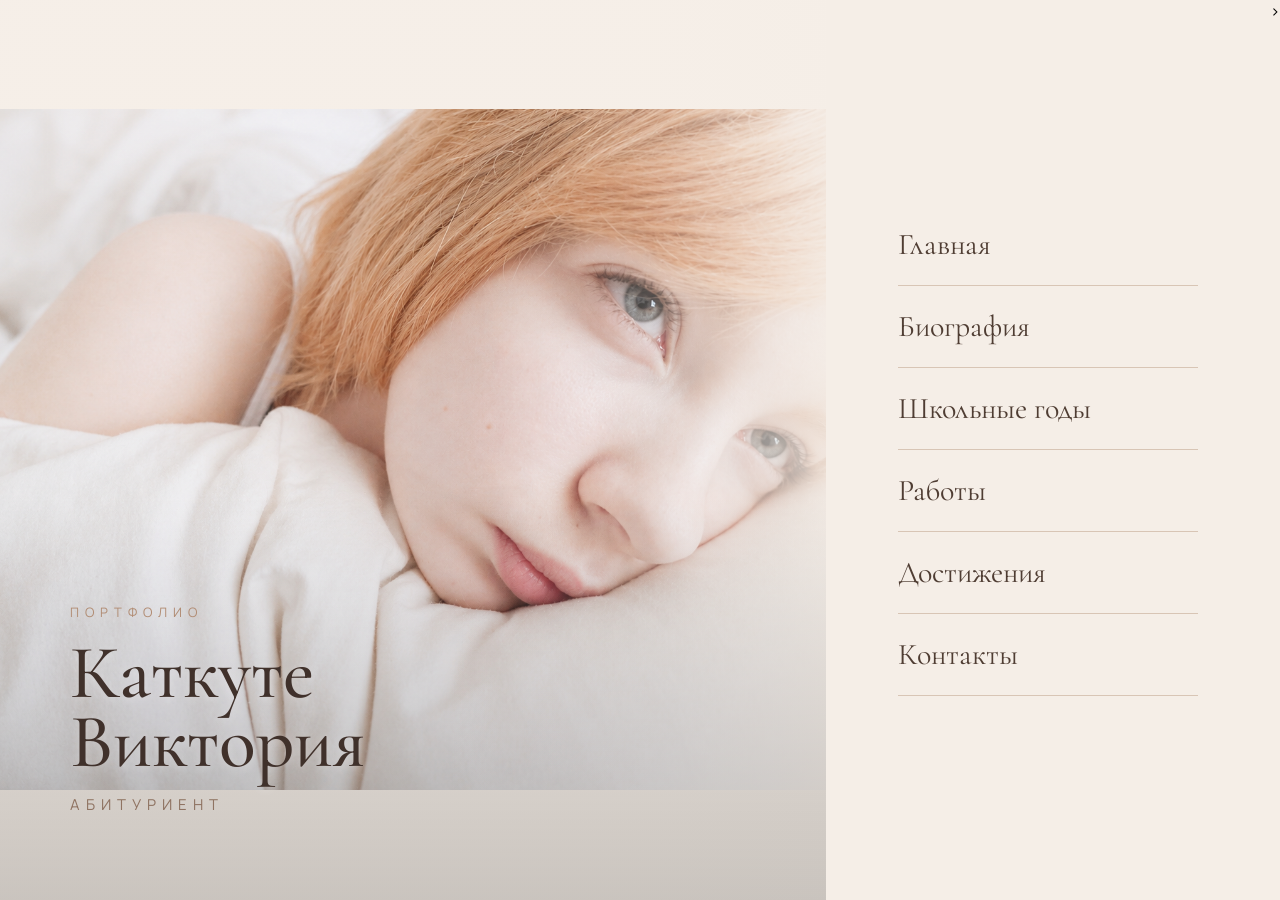
<file: index.html>
<!DOCTYPE html>
<html lang="ru">

<head>

    <meta charset="UTF-8">
    <meta name="viewport" content="width=device-width, initial-scale=1.0">

    <title>Каткуте Виктория | Портфолио</title>

    <link rel="preconnect" href="https://fonts.googleapis.com">
    <link rel="preconnect" href="https://fonts.gstatic.com" crossorigin>

    <link href="https://fonts.googleapis.com/css2?family=Cormorant+Garamond:wght@300;400;500;600&family=Manrope:wght@300;400;500&display=swap" rel="stylesheet">

    <link rel="stylesheet" href="style.css">

</head>

<body>

<div class="container">

    <!-- Левая часть -->

    <section class="left">

        <div class="photo"></div>

        <div class="overlay"></div>

        <div class="info">

            <span class="subtitle">
                Портфолио
            </span>

            <h1>
                Каткуте<br>
                Виктория
            </h1>

            <p>
                Абитуриент
            </p>

        </div>

    </section>

   <!-- Правая часть -->

<section class="right">

    <nav>

        <a href="index.html">
            Главная
        </a>

        <a href="biography.html">
            Биография
        </a>

        <a href="school.html">
            Школьные годы
        </a>

        <a href="works.html">
            Работы
        </a>

        <a href="achievements.html">
            Достижения
        </a>

        <a href="contacts.html">
            Контакты
        </a>

    </nav>

</section>

</html>>

</div>

</body>

</html>
</file>
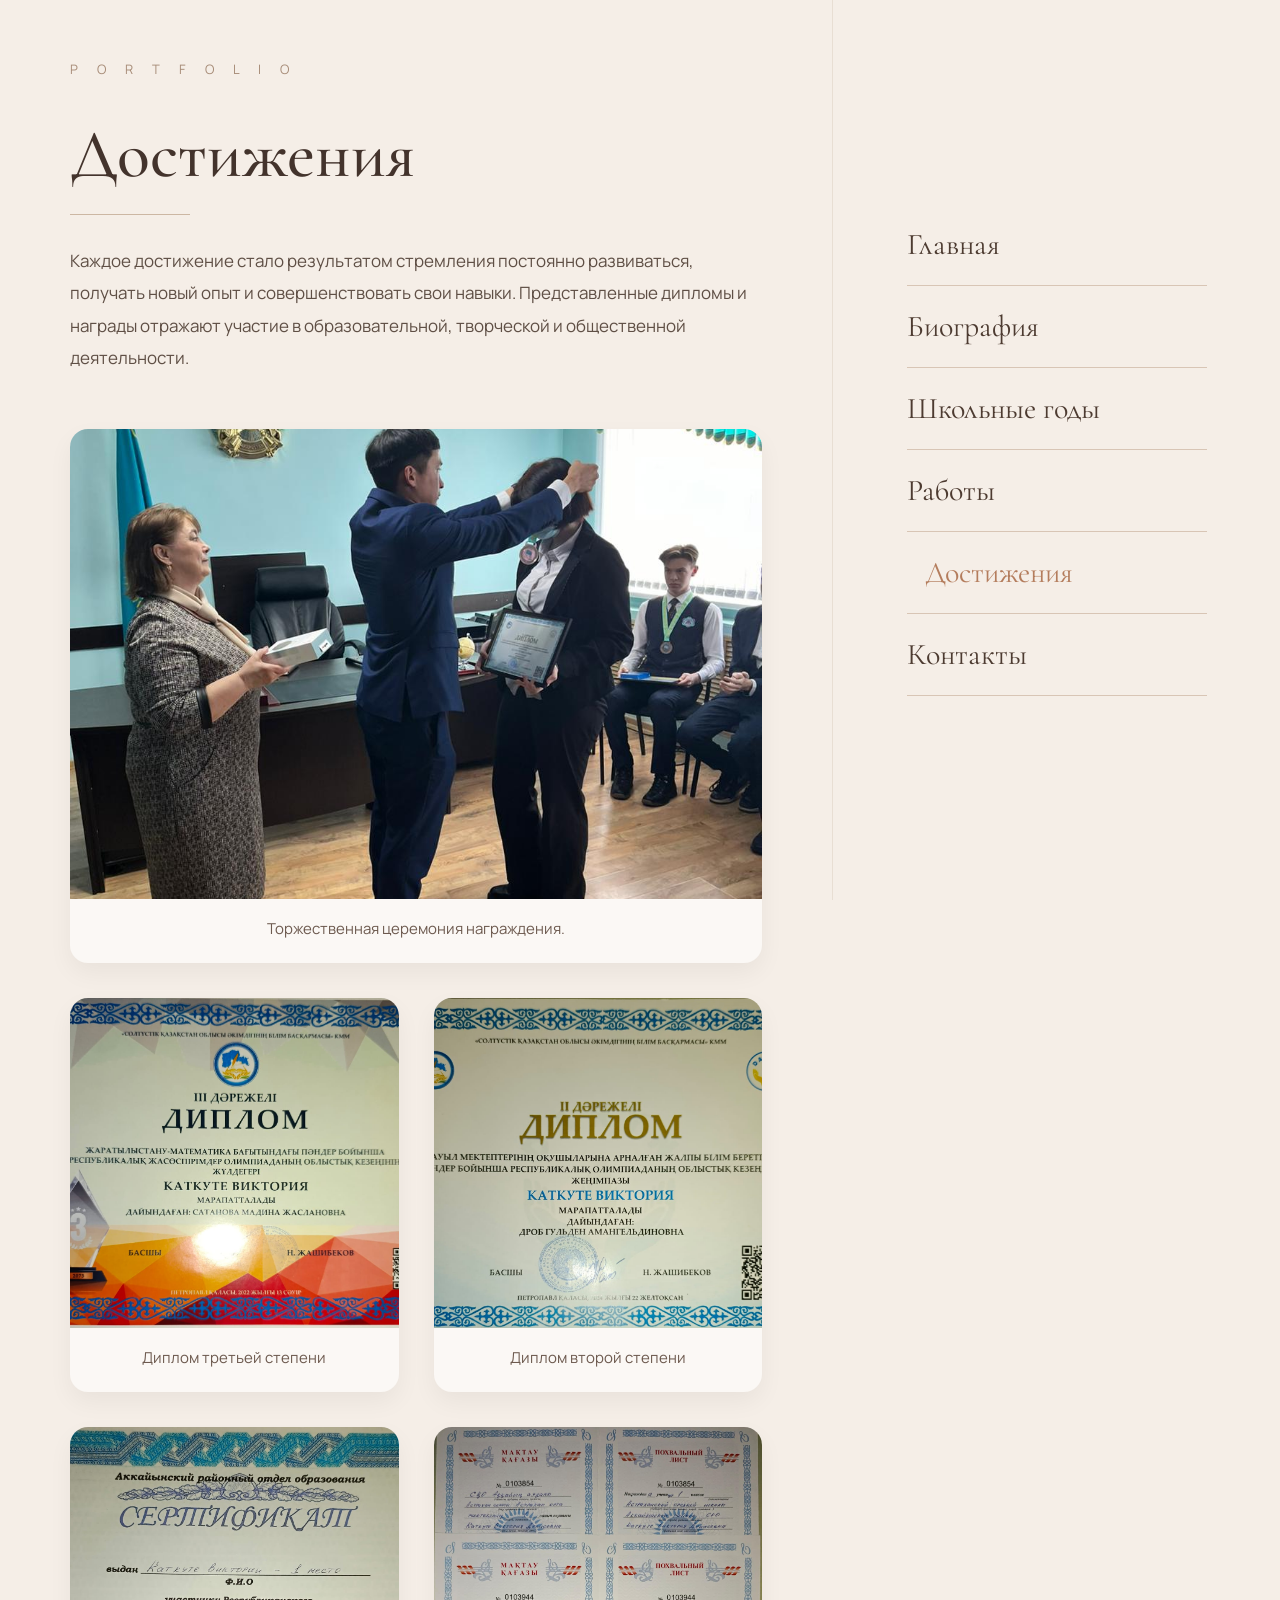
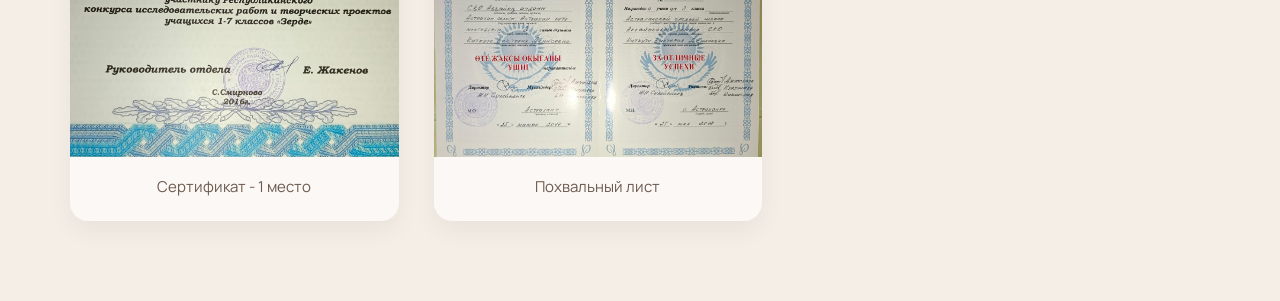
<file: achievements.html>
<!DOCTYPE html>
<html lang="ru">

<head>

    <meta charset="UTF-8">
    <meta name="viewport" content="width=device-width, initial-scale=1.0">

    <title>Достижения | Каткуте Виктория</title>

    <link rel="preconnect" href="https://fonts.googleapis.com">
    <link rel="preconnect" href="https://fonts.gstatic.com" crossorigin>

    <link href="https://fonts.googleapis.com/css2?family=Cormorant+Garamond:wght@400;500;600&family=Manrope:wght@300;400;500&display=swap" rel="stylesheet">

    <link rel="stylesheet" href="achievements.css">

</head>

<body>

<div class="container">

    <section class="content">

        <p class="portfolio">P O R T F O L I O</p>

        <h1>Достижения</h1>

        <div class="line"></div>

        <p class="intro">

            Каждое достижение стало результатом стремления постоянно
            развиваться, получать новый опыт и совершенствовать свои
            навыки. Представленные дипломы и награды отражают участие
            в образовательной, творческой и общественной деятельности.

        </p>

        <div class="gallery">

            <!-- Награждение -->

            <div class="card large">

                <img src="images/ac.1.jpeg" alt="Награждение">

                <div class="caption">

                    Торжественная церемония награждения.

                </div>

            </div>

            <!-- Диплом -->

            <div class="card">

                <img src="images/ac.2.jpeg" alt="Диплом">

                <div class="caption">

                    Диплом третьей степени

                </div>

            </div>

            <!-- Диплом -->

            <div class="card">

                <img src="images/ac.3.jpeg" alt="Диплом">

                <div class="caption">

                    Диплом второй степени

                </div>

            </div>

            <!-- Сертификат -->

            <div class="card">

                <img src="images/ac.4.jpeg" alt="Сертификат">

                <div class="caption">

                    Сертификат - 1 место

                </div>

            </div>

            <!-- Похвальные листы -->

            <div class="card">

                <img src="images/ac.5.jpeg" alt="Похвальные листы">

                <div class="caption">

                    Похвальный лист

                </div>

            </div>

        </div>

    </section>

    <section class="right">

        <nav>

            <a href="index.html">Главная</a>

            <a href="biography.html">Биография</a>

            <a href="school.html">Школьные годы</a>

            <a href="works.html">Работы</a>

            <a class="active" href="achievements.html">Достижения</a>

            <a href="contacts.html">Контакты</a>

        </nav>

    </section>

</div>

</body>

</html>
</file>
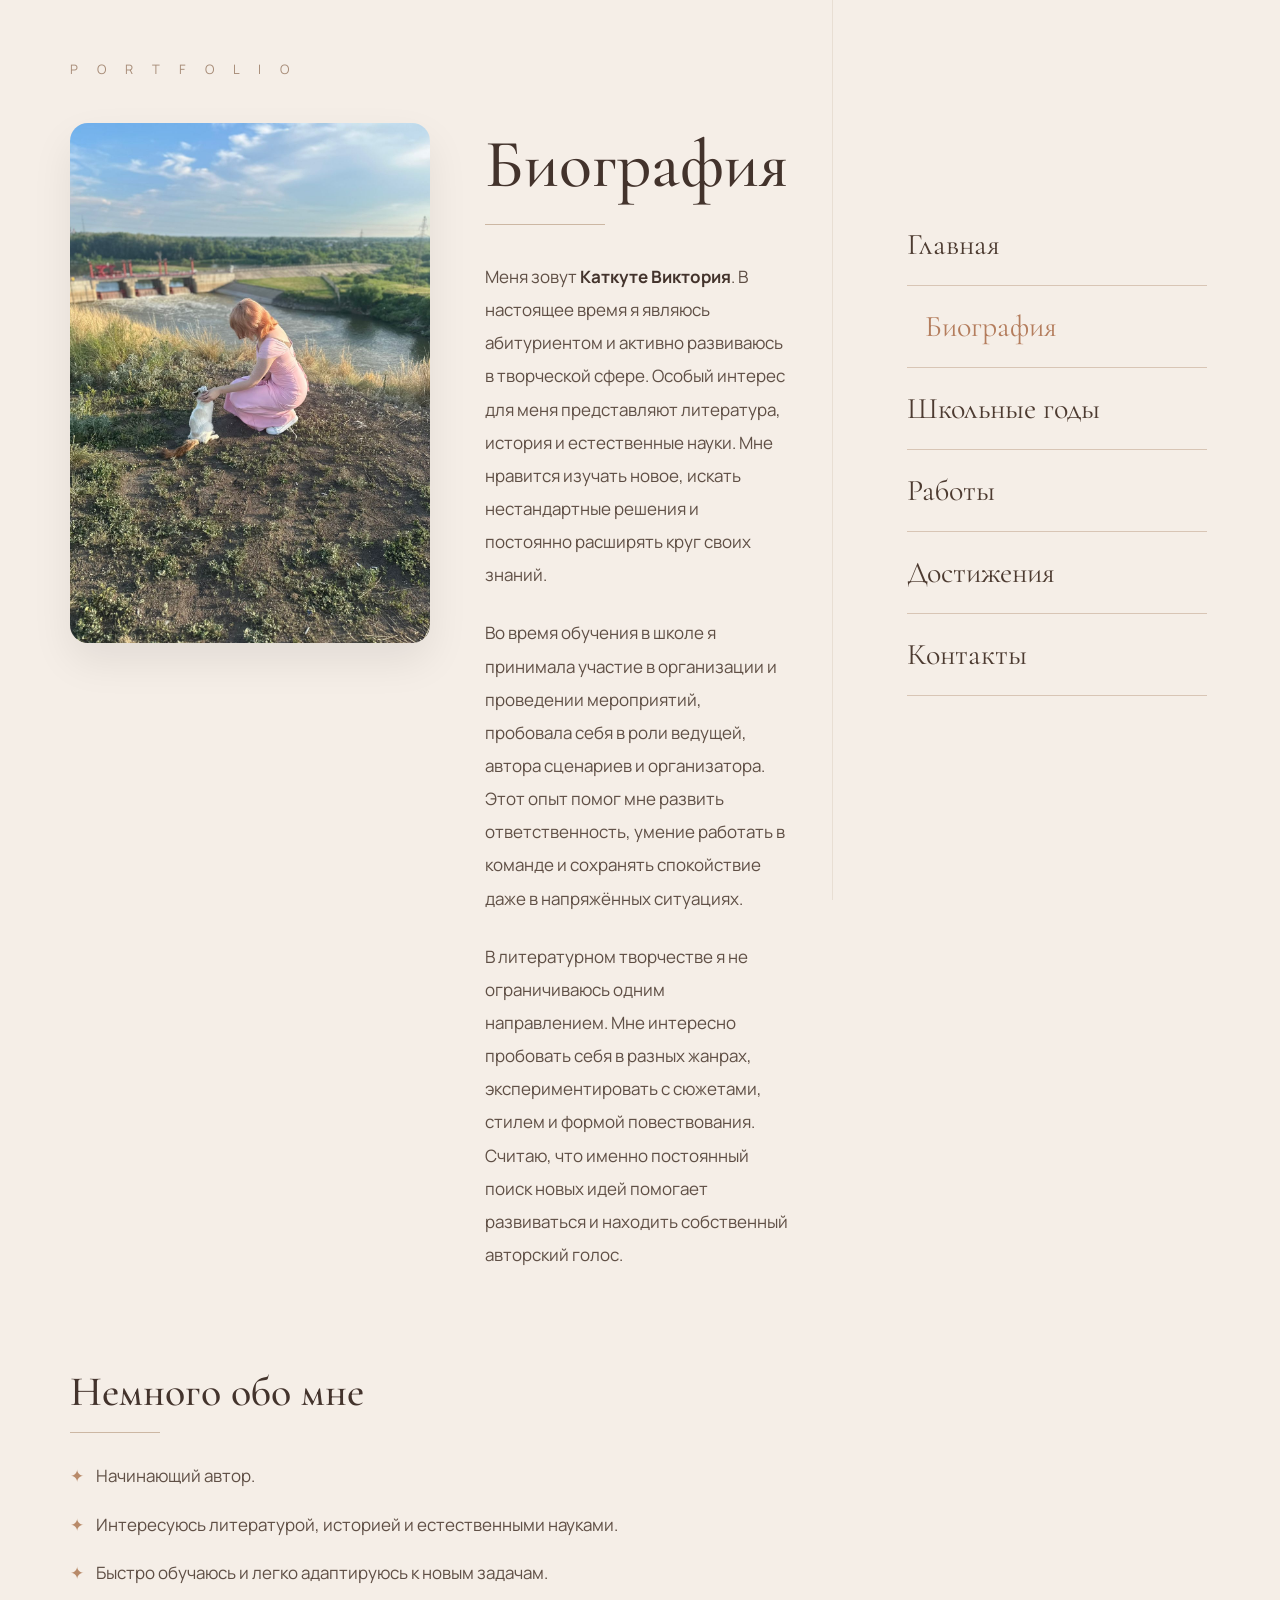
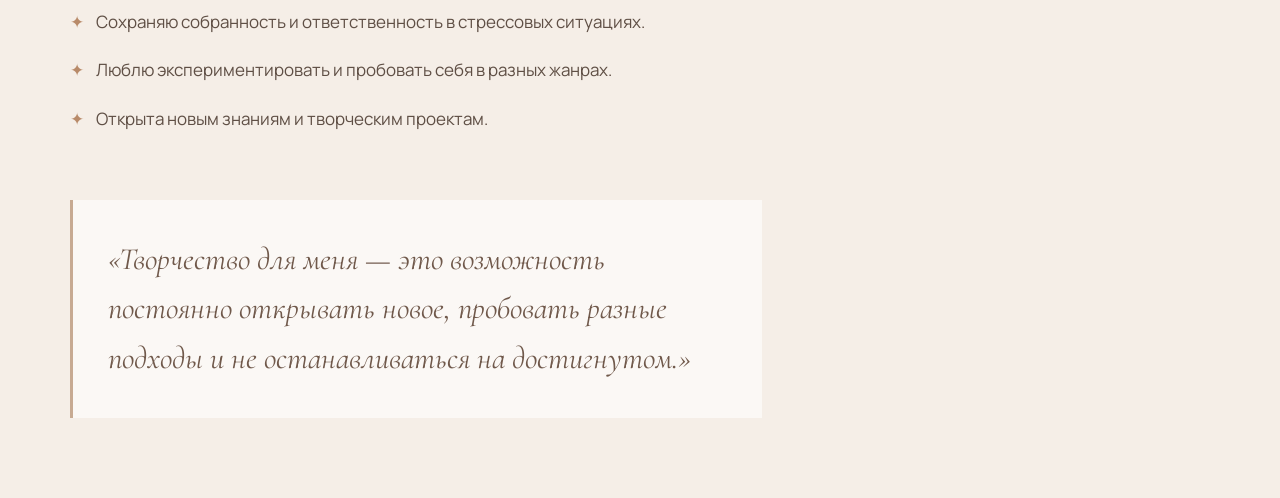
<file: biography.html>
<!DOCTYPE html>
<html lang="ru">

<head>

    <meta charset="UTF-8">
    <meta name="viewport" content="width=device-width, initial-scale=1.0">

    <title>Биография | Каткуте Виктория</title>

    <link rel="preconnect" href="https://fonts.googleapis.com">
    <link rel="preconnect" href="https://fonts.gstatic.com" crossorigin>

    <link href="https://fonts.googleapis.com/css2?family=Cormorant+Garamond:wght@400;500;600&family=Manrope:wght@300;400;500&display=swap" rel="stylesheet">

    <link rel="stylesheet" href="biography.css">

</head>

<body>

<div class="container">

    <!-- Левая часть -->

    <section class="content">

        <p class="portfolio">P O R T F O L I O</p>

        <div class="bio">

            <div class="photo">

                <img src="images/bio.1.jpeg" alt="Каткуте Виктория">

            </div>

            <div class="text">

                <h1>Биография</h1>

                <div class="line"></div>

                <p>
                    Меня зовут <strong>Каткуте Виктория</strong>.
                    В настоящее время я являюсь абитуриентом и активно
                    развиваюсь в творческой сфере.
                    Особый интерес для меня представляют литература,
                    история и естественные науки.
                    Мне нравится изучать новое, искать нестандартные
                    решения и постоянно расширять круг своих знаний.
                </p>

                <p>
                    Во время обучения в школе я принимала участие
                    в организации и проведении мероприятий,
                    пробовала себя в роли ведущей,
                    автора сценариев и организатора.
                    Этот опыт помог мне развить ответственность,
                    умение работать в команде и сохранять
                    спокойствие даже в напряжённых ситуациях.
                </p>

                <p>
                    В литературном творчестве я не ограничиваюсь
                    одним направлением.
                    Мне интересно пробовать себя
                    в разных жанрах,
                    экспериментировать с сюжетами,
                    стилем и формой повествования.
                    Считаю, что именно постоянный поиск
                    новых идей помогает развиваться
                    и находить собственный авторский голос.
                </p>

            </div>

        </div>

        <div class="about">

            <h2>Немного обо мне</h2>

            <div class="line small"></div>

            <ul>

                <li>Начинающий автор.</li>

                <li>Интересуюсь литературой, историей и естественными науками.</li>

                <li>Быстро обучаюсь и легко адаптируюсь к новым задачам.</li>

                <li>Сохраняю собранность и ответственность в стрессовых ситуациях.</li>

                <li>Люблю экспериментировать и пробовать себя в разных жанрах.</li>

                <li>Открыта новым знаниям и творческим проектам.</li>

            </ul>

        </div>

        <blockquote>

            «Творчество для меня — это возможность постоянно открывать
            новое, пробовать разные подходы и не останавливаться
            на достигнутом.»

        </blockquote>

    </section>

    <!-- Правая часть -->

    <section class="right">

        <nav>

            <a href="index.html">Главная</a>

            <a class="active" href="biography.html">Биография</a>

            <a href="school.html">Школьные годы</a>

            <a href="works.html">Работы</a>

            <a href="achievements.html">Достижения</a>

            <a href="contacts.html">Контакты</a>

        </nav>

    </section>

</div>

</body>

</html>
</file>
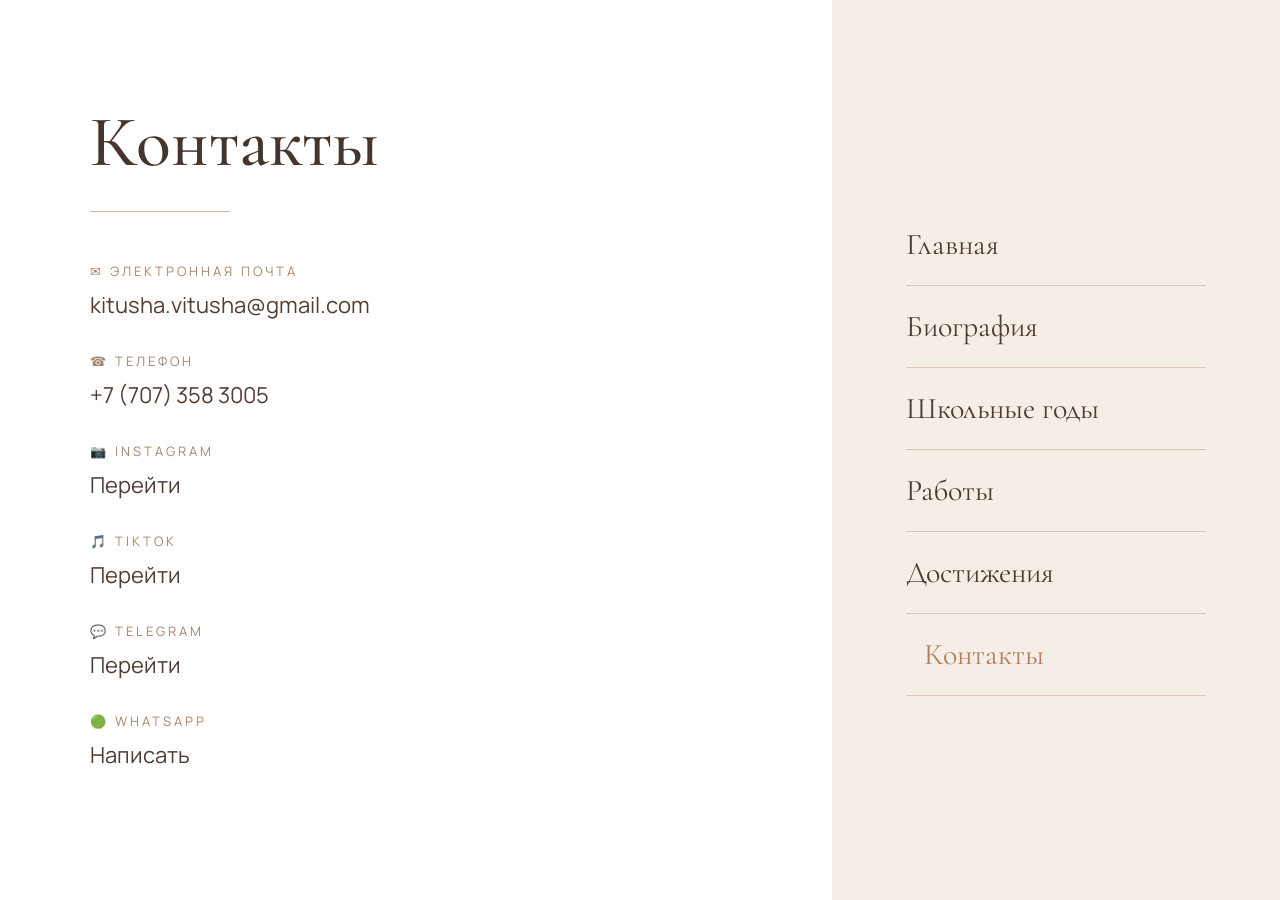
<file: contacts.html>
<!DOCTYPE html>
<html lang="ru">

<head>

<meta charset="UTF-8">
<meta name="viewport" content="width=device-width, initial-scale=1.0">

<title>Контакты | Каткуте Виктория</title>

<link rel="preconnect" href="https://fonts.googleapis.com">
<link rel="preconnect" href="https://fonts.gstatic.com" crossorigin>

<link href="https://fonts.googleapis.com/css2?family=Cormorant+Garamond:wght@400;500;600&family=Manrope:wght@300;400;500&display=swap" rel="stylesheet">

<link rel="stylesheet" href="contacts.css">

</head>

<body>

<div class="container">

<section class="content">

<h1>Контакты</h1>

<div class="line"></div>

<div class="contact">

<span>✉ Электронная почта</span>

<a href="https://mail.google.com/mail/?view=cm&fs=1&to=kitusha.vitusha@gmail.com" target="_blank">
    kitusha.vitusha@gmail.com
</a>

</div>

<div class="contact">

<span>☎ Телефон</span>

<a href="tel:+77073583005">
+7 (707) 358 3005
</a>

</div>

<div class="contact">

<span>📷 Instagram</span>

<a href="https://www.instagram.com/trmnthx?igsh=bHRvMXJvd2JsNnYy" target="_blank">
Перейти
</a>

</div>

<div class="contact">

<span>🎵 TikTok</span>

<a href="https://tiktok.com/@trmnthx" target="_blank">
Перейти
</a>

</div>

<div class="contact">

<span>💬 Telegram</span>

<a href="https://t.me/trmnthx" target="_blank">
Перейти
</a>

</div>

<div class="contact">

<span>🟢 WhatsApp</span>

<a href="https://wa.me/77073583005" target="_blank">
Написать
</a>

</div>

</section>

<section class="right">

<nav>

<a href="index.html">Главная</a>

<a href="biography.html">Биография</a>

<a href="school.html">Школьные годы</a>

<a href="works.html">Работы</a>

<a href="achievements.html">Достижения</a>

<a class="active" href="contacts.html">Контакты</a>

</nav>

</section>

</div>

</body>

</html>
</file>
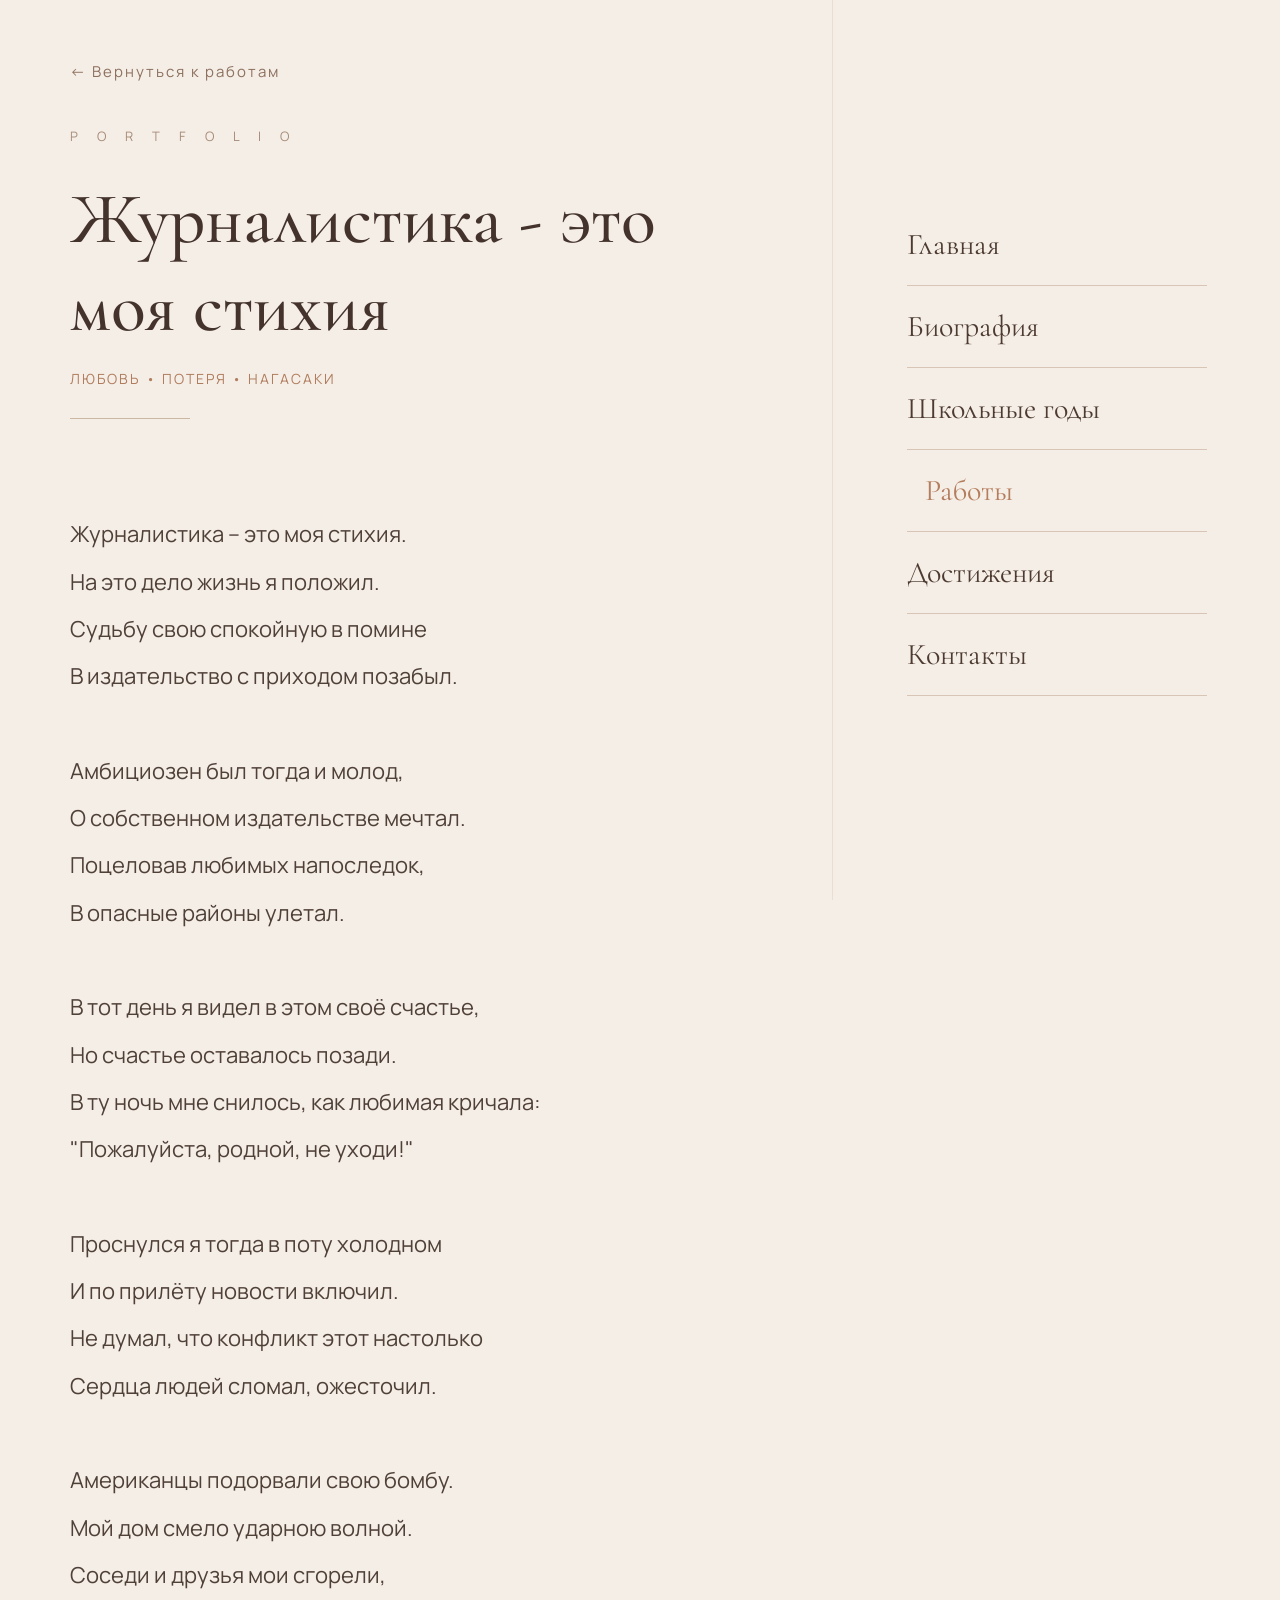
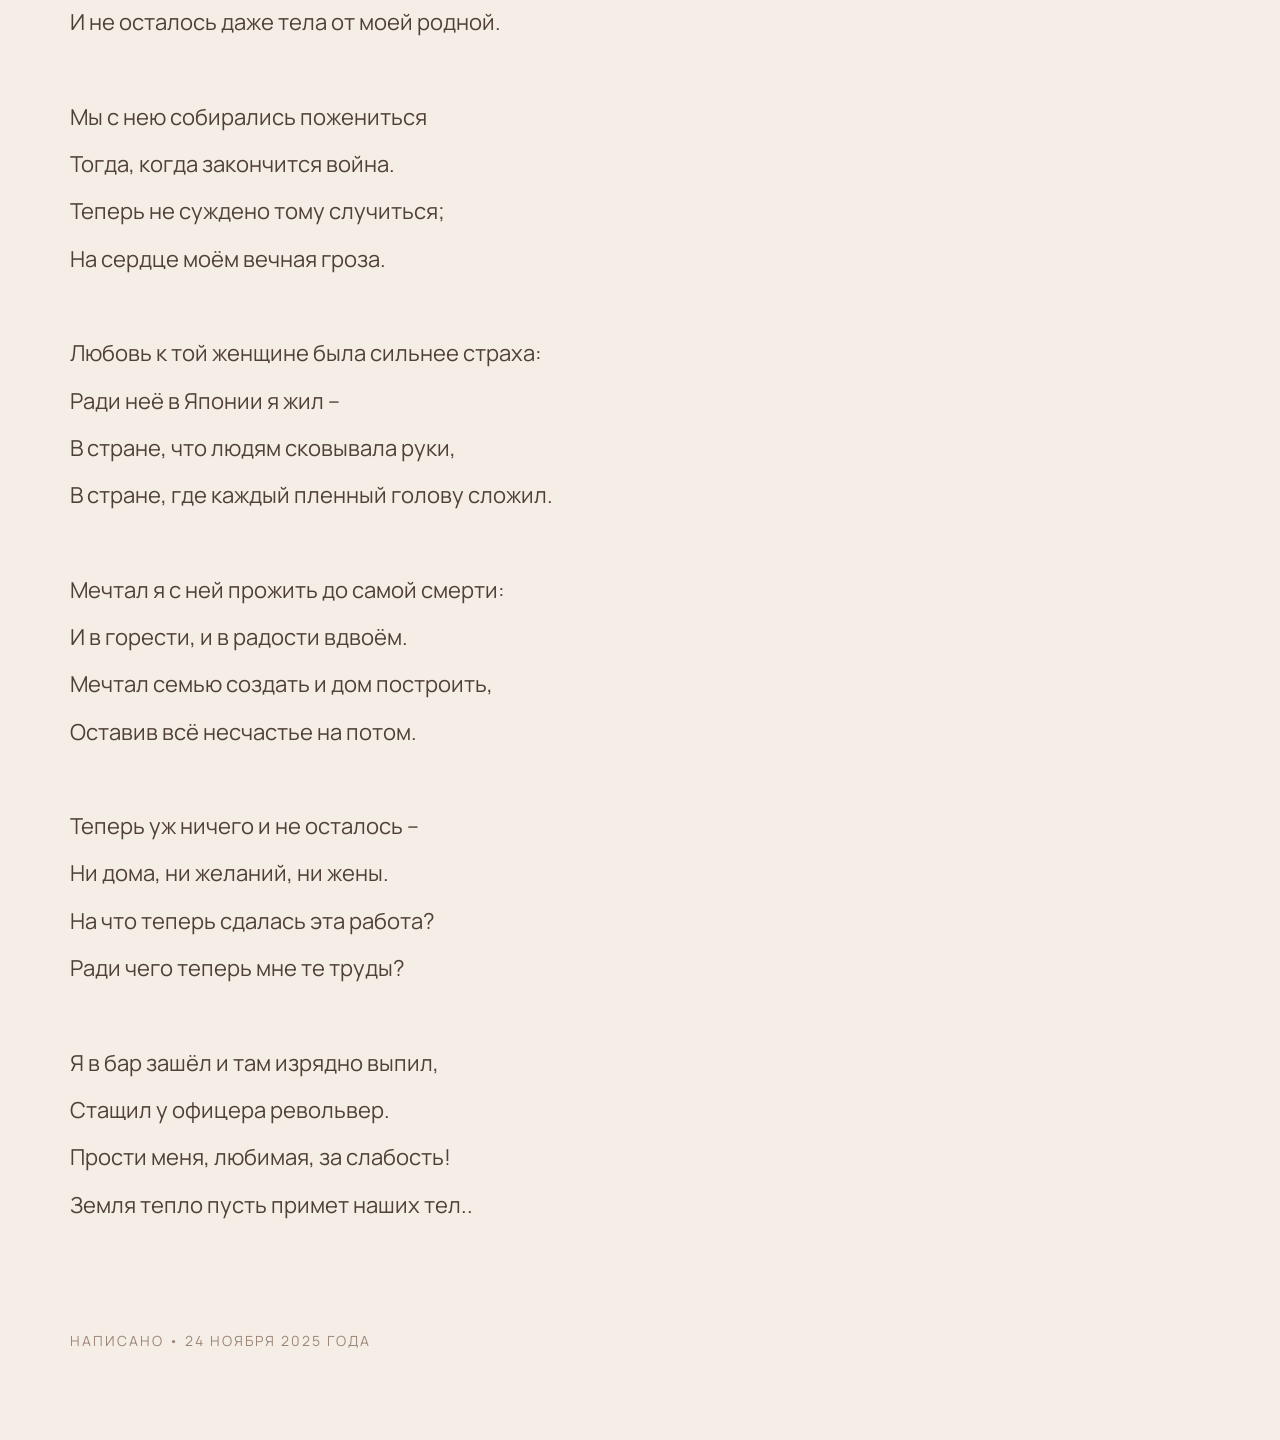
<file: poem1.html>
<!DOCTYPE html>
<html lang="ru">

<head>

    <meta charset="UTF-8">

    <meta name="viewport" content="width=device-width, initial-scale=1.0">

    <title>Без названия | Каткуте Виктория</title>

    <link rel="preconnect" href="https://fonts.googleapis.com">

    <link rel="preconnect" href="https://fonts.gstatic.com" crossorigin>

    <link href="https://fonts.googleapis.com/css2?family=Cormorant+Garamond:wght@400;500;600&family=Manrope:wght@300;400;500&display=swap" rel="stylesheet">

    <link rel="stylesheet" href="poem.css">

</head>

<body>

<div class="container">

    <section class="content">

        <a href="works.html" class="back">
            ← Вернуться к работам
        </a>

        <p class="portfolio">P O R T F O L I O</p>

        <h1>Журналистика - это моя стихия</h1>

        <div class="theme">
            Любовь • Потеря • Нагасаки
        </div>

        <div class="line"></div>

        <div class="poem">
Журналистика – это моя стихия.
На это дело жизнь я положил.
Судьбу свою спокойную в помине
В издательство с приходом позабыл.

Амбициозен был тогда и молод,
О собственном издательстве мечтал.
Поцеловав любимых напоследок,
В опасные районы улетал.

В тот день я видел в этом своё счастье,
Но счастье оставалось позади.
В ту ночь мне снилось, как любимая кричала:
"Пожалуйста, родной, не уходи!"

Проснулся я тогда в поту холодном
И по прилёту новости включил.
Не думал, что конфликт этот настолько 
Сердца людей сломал, ожесточил.

Американцы подорвали свою бомбу.
Мой дом смело ударною волной.
Соседи и друзья мои сгорели,
И не осталось даже тела от моей родной.

Мы с нею собирались пожениться 
Тогда, когда закончится война.
Теперь не суждено тому случиться;
На сердце моём вечная гроза.

Любовь к той женщине была сильнее страха:
Ради неё в Японии я жил –
В стране, что людям сковывала руки,
В стране, где каждый пленный голову сложил.

Мечтал я с ней прожить до самой смерти:
И в горести, и в радости вдвоём.
Мечтал семью создать и дом построить,
Оставив всё несчастье на потом.

Теперь уж ничего и не осталось –
Ни дома, ни желаний, ни жены.
На что теперь сдалась эта работа?
Ради чего теперь мне те труды?

Я в бар зашёл и там изрядно выпил,
Стащил у офицера револьвер.
Прости меня, любимая, за слабость!
Земля тепло пусть примет наших тел..
        </div>

        <div class="date">

            Написано • 24 ноября 2025 года

        </div>

    </section>

    <section class="right">

        <nav>

            <a href="index.html">Главная</a>

            <a href="biography.html">Биография</a>

            <a href="school.html">Школьные годы</a>

            <a class="active" href="works.html">Работы</a>

            <a href="achievements.html">Достижения</a>

            <a href="contacts.html">Контакты</a>

        </nav>

    </section>

</div>

</body>

</html>
</file>
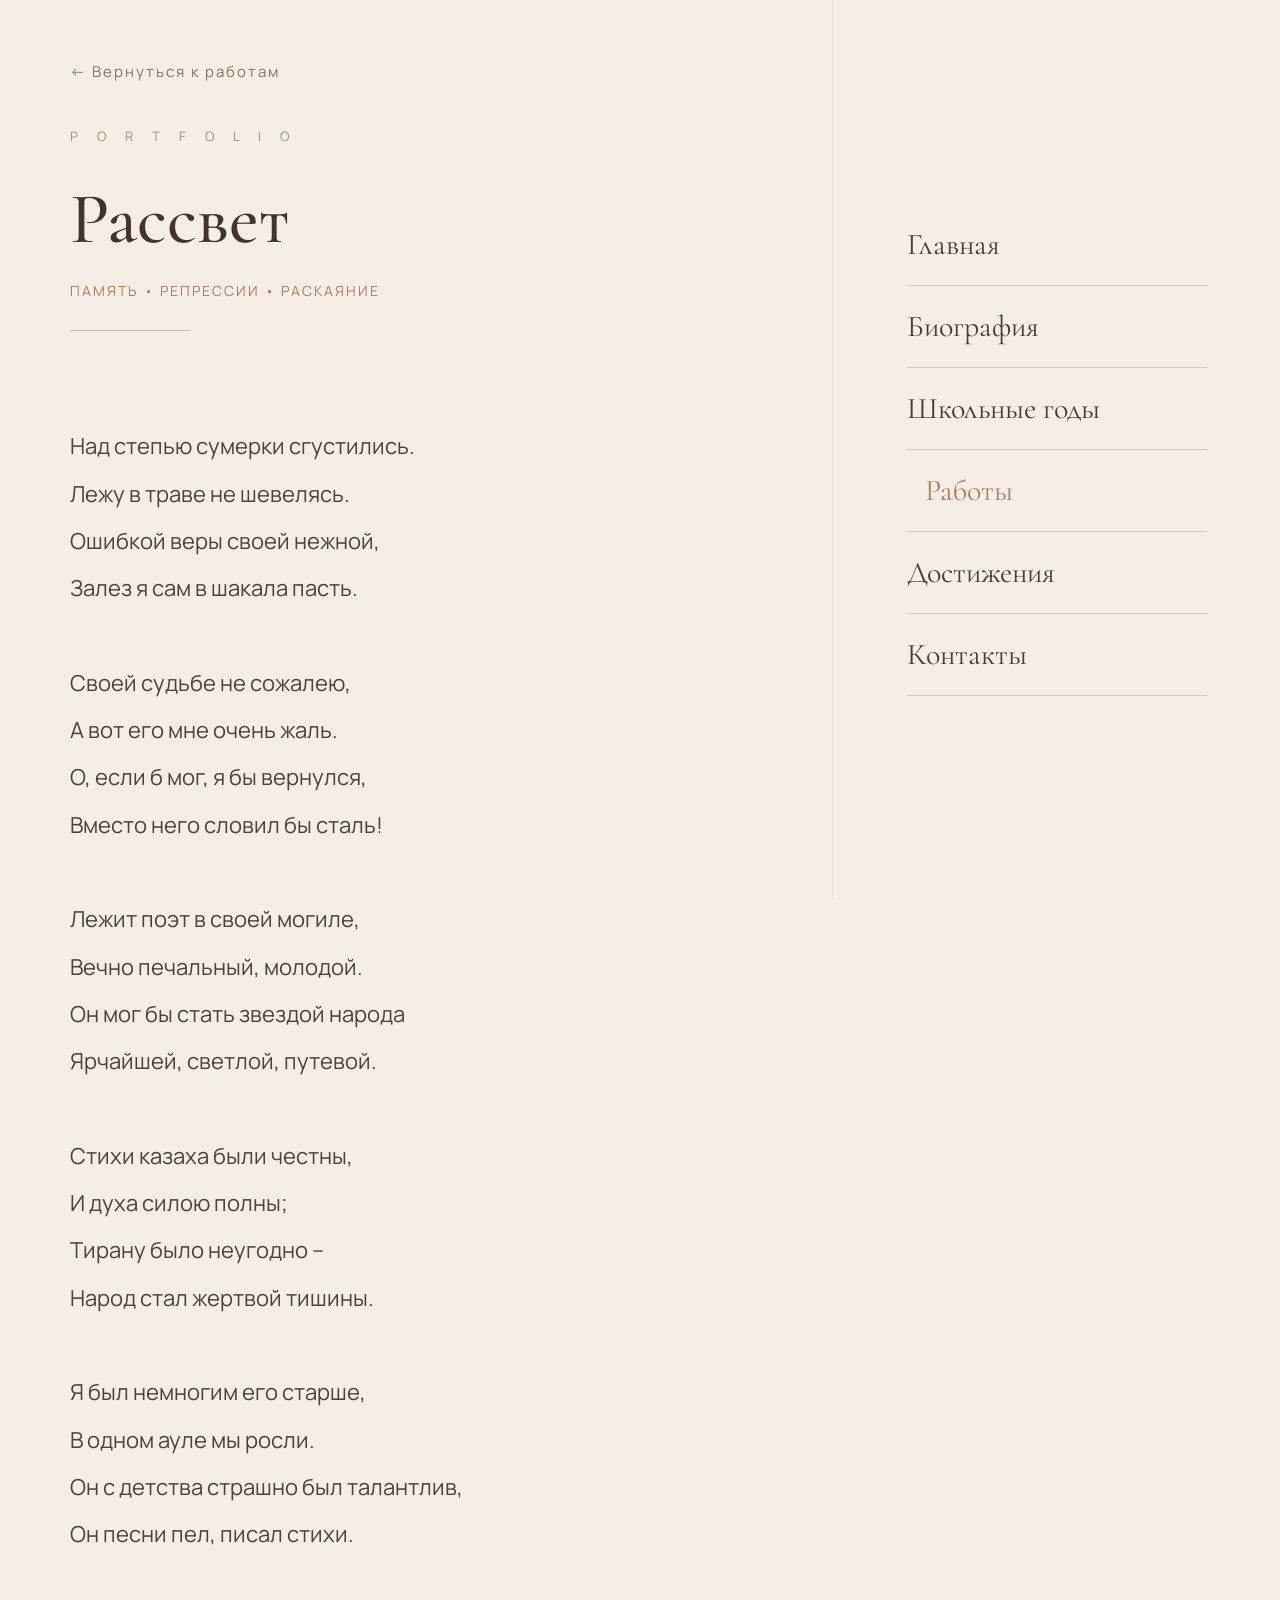
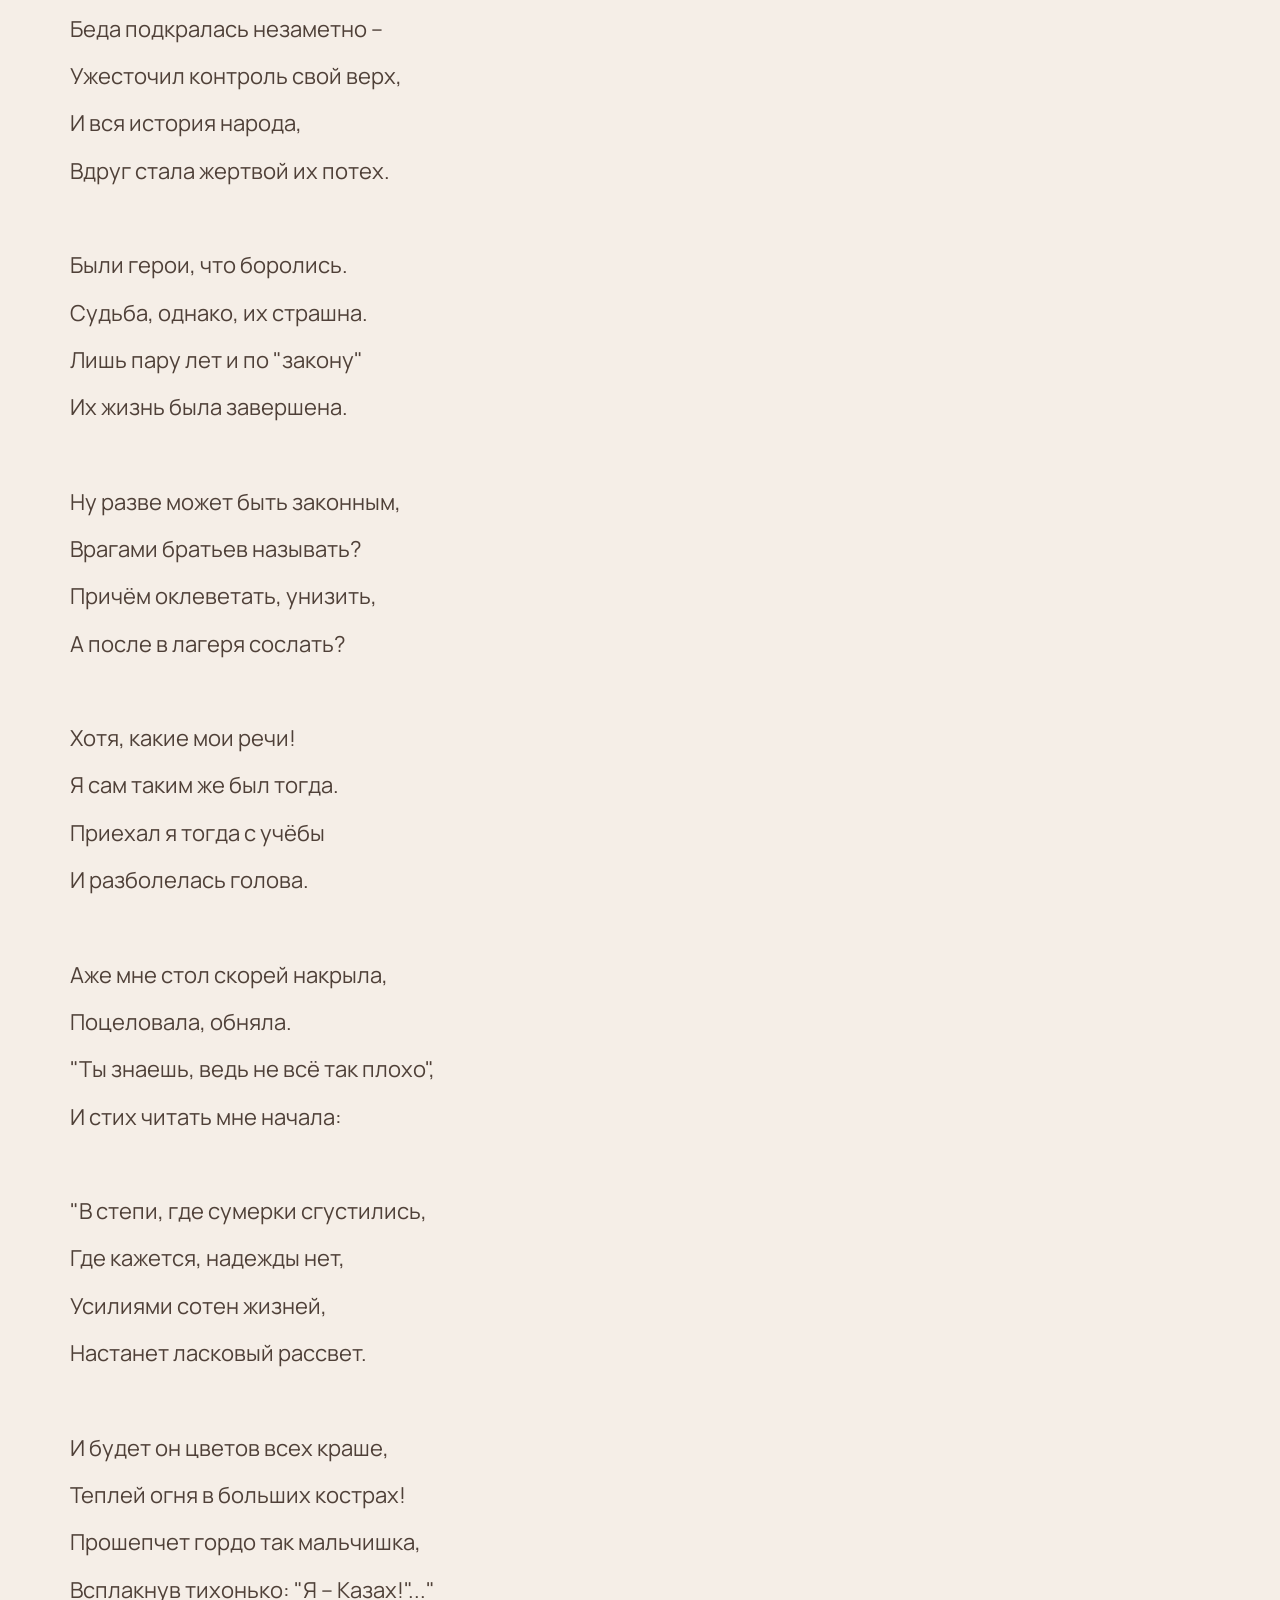
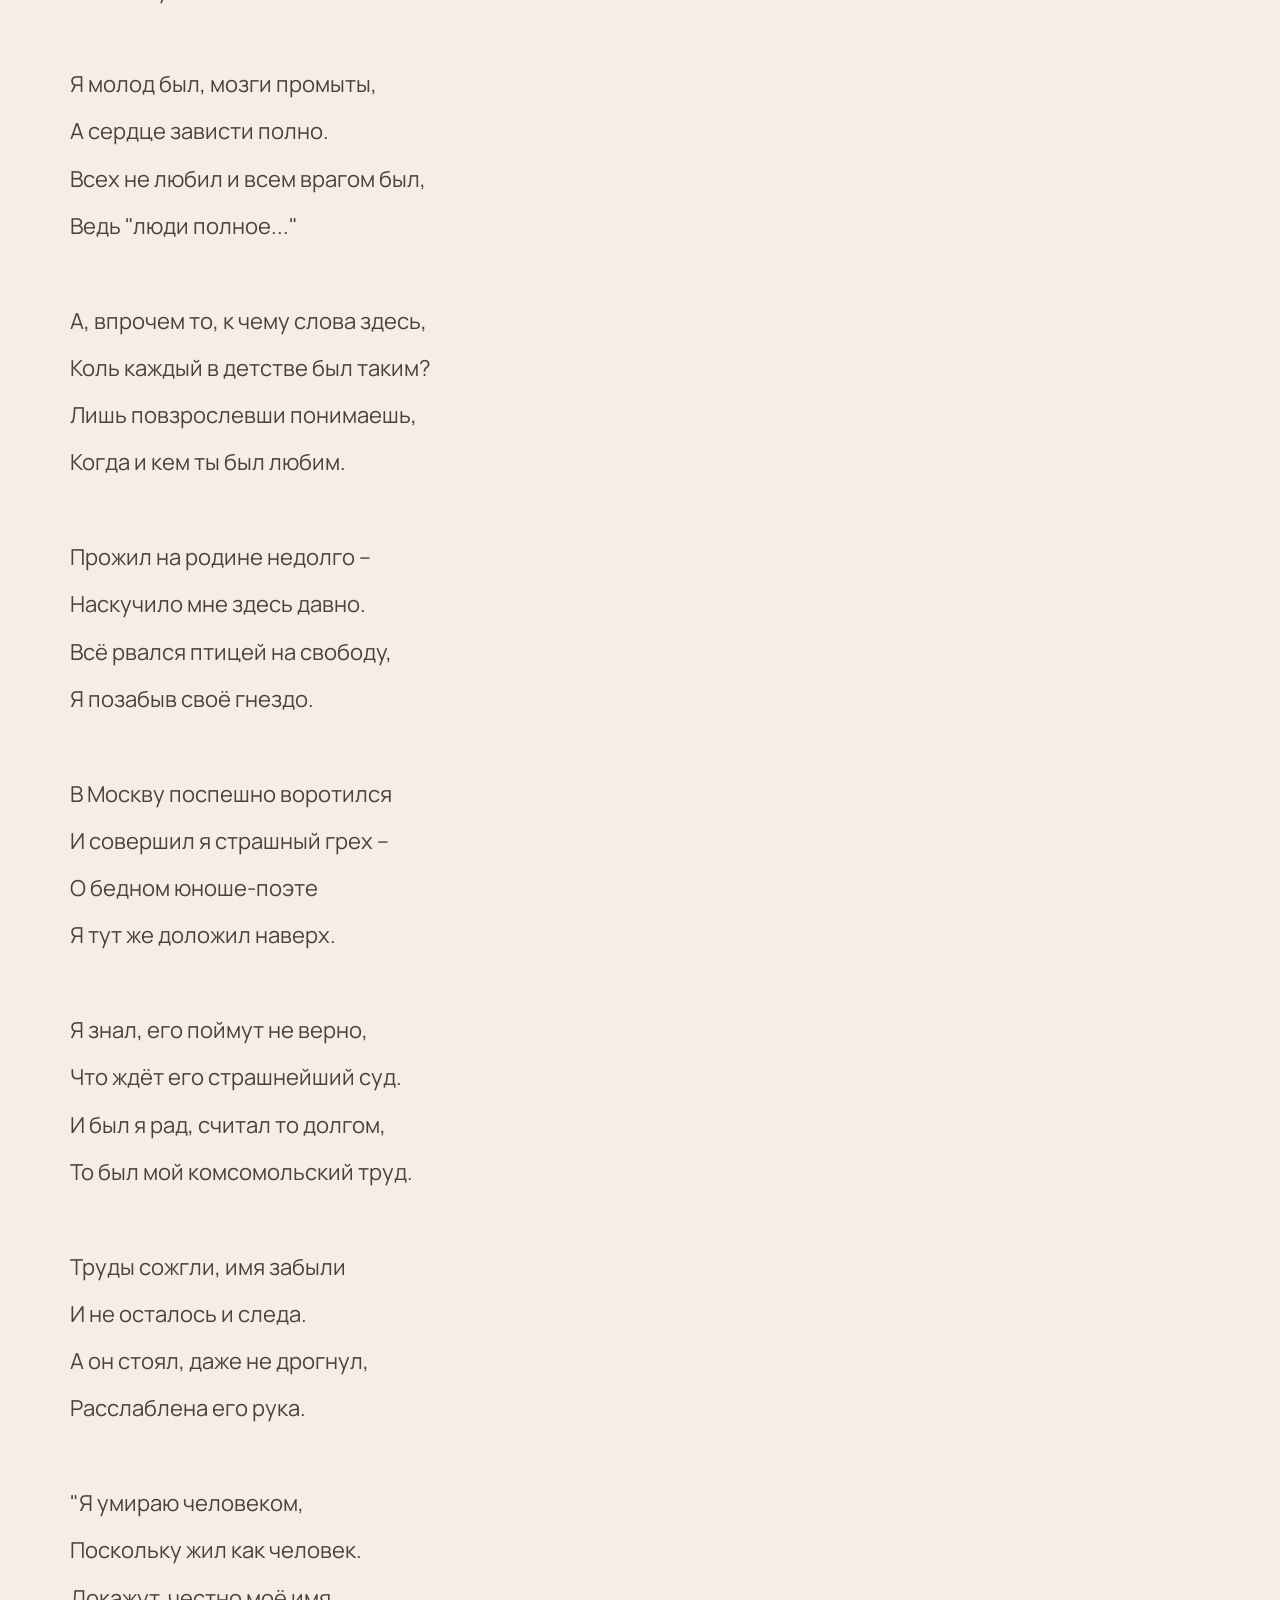
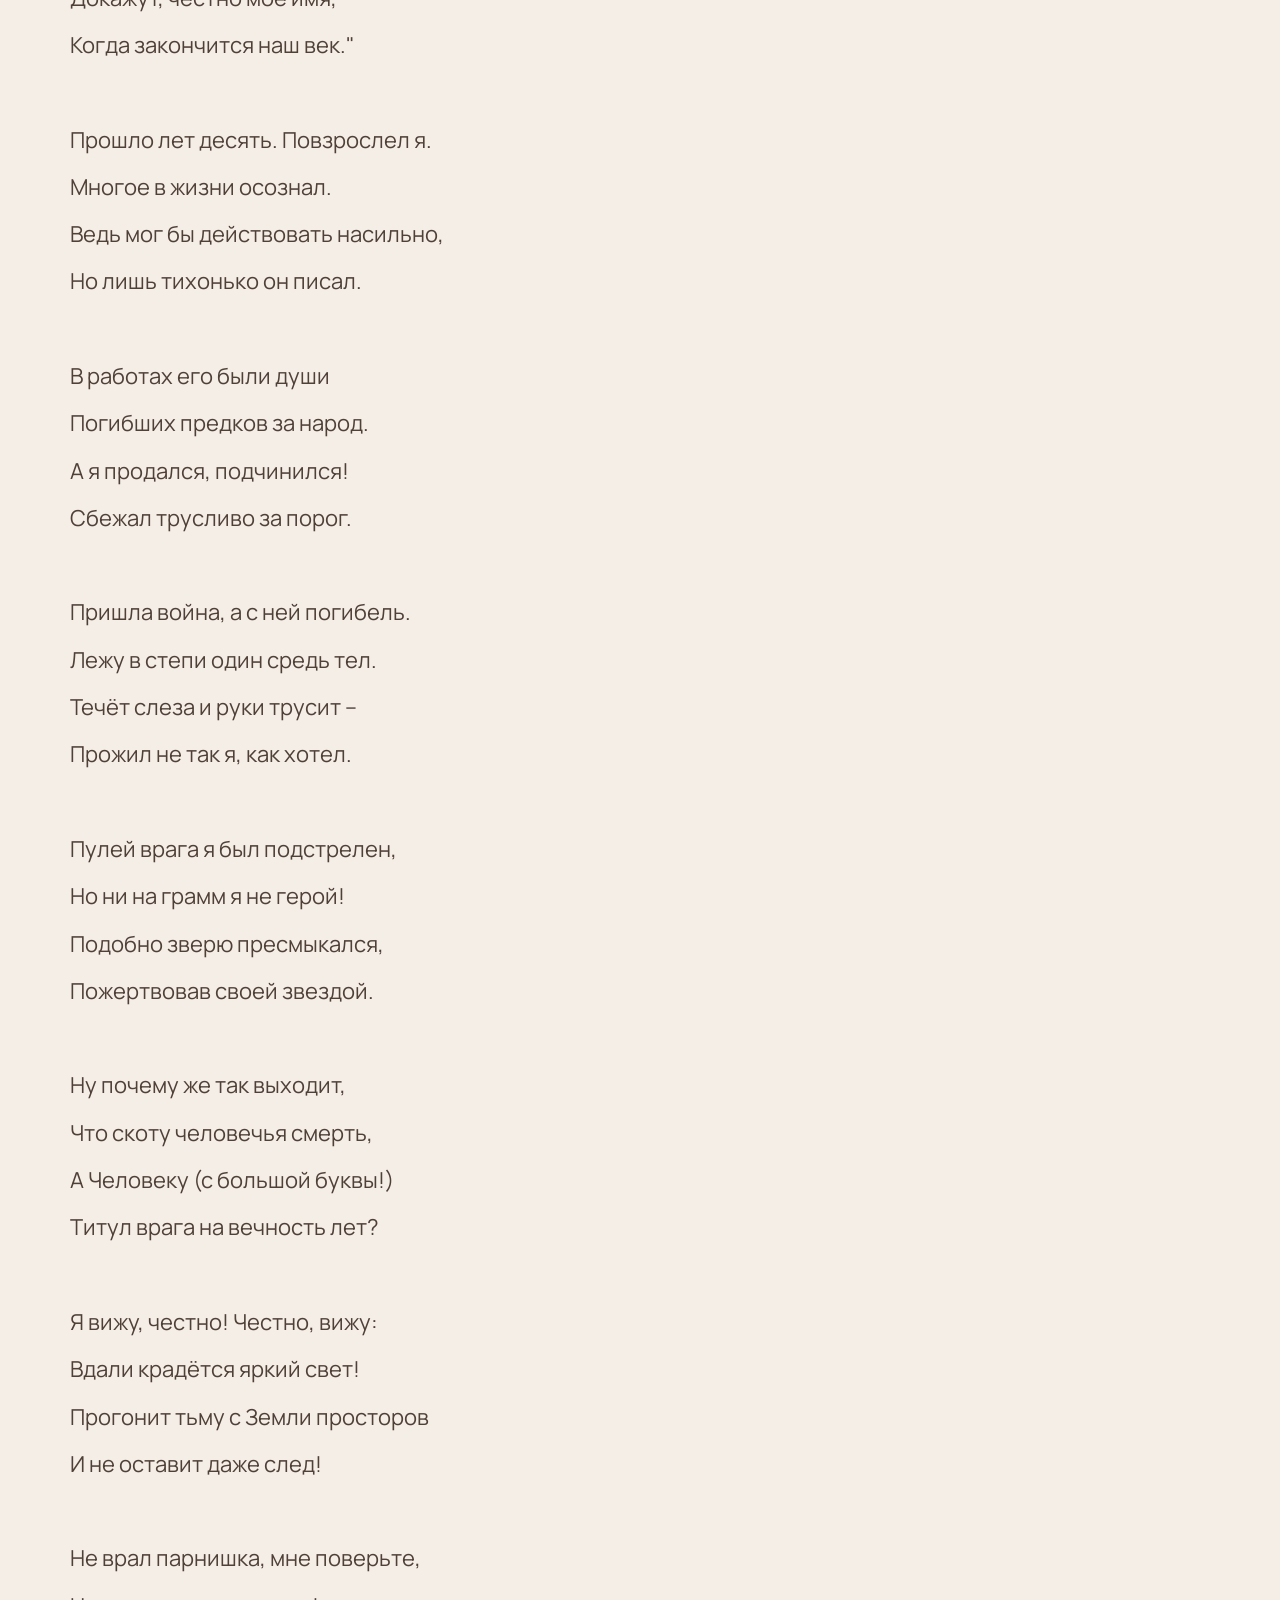
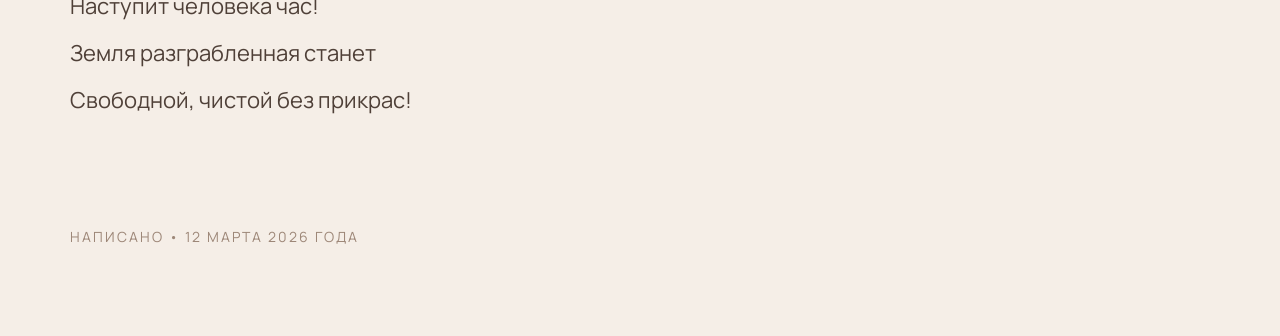
<file: poem2.html>
<!DOCTYPE html>
<html lang="ru">

<head>

    <meta charset="UTF-8">

    <meta name="viewport" content="width=device-width, initial-scale=1.0">

    <title>Рассвет | Каткуте Виктория</title>

    <link rel="preconnect" href="https://fonts.googleapis.com">

    <link rel="preconnect" href="https://fonts.gstatic.com" crossorigin>

    <link href="https://fonts.googleapis.com/css2?family=Cormorant+Garamond:wght@400;500;600&family=Manrope:wght@300;400;500&display=swap" rel="stylesheet">

    <link rel="stylesheet" href="poem.css">

</head>

<body>

<div class="container">

    <section class="content">

        <a href="works.html" class="back">
            ← Вернуться к работам
        </a>

        <p class="portfolio">P O R T F O L I O</p>

        <h1>Рассвет</h1>

        <div class="theme">
            Память • Репрессии • Раскаяние
        </div>

        <div class="line"></div>

        <div class="poem">
Над степью сумерки сгустились.
Лежу в траве не шевелясь.
Ошибкой веры своей нежной,
Залез я сам в шакала пасть.

Своей судьбе не сожалею,
А вот его мне очень жаль.
О, если б мог, я бы вернулся,
Вместо него словил бы сталь!

Лежит поэт в своей могиле,
Вечно печальный, молодой.
Он мог бы стать звездой народа 
Ярчайшей, светлой, путевой.

Стихи казаха были честны,
И духа силою полны;
Тирану было неугодно –
Народ стал жертвой тишины.

Я был немногим его старше,
В одном ауле мы росли.
Он с детства страшно был талантлив,
Он песни пел, писал стихи.

Беда подкралась незаметно –
Ужесточил контроль свой верх,
И вся история народа,
Вдруг стала жертвой их потех.

Были герои, что боролись.
Судьба, однако, их страшна.
Лишь пару лет и по "закону"
Их жизнь была завершена.

Ну разве может быть законным,
Врагами братьев называть?
Причём оклеветать, унизить,
А после в лагеря сослать?

Хотя, какие мои речи!
Я сам таким же был тогда.
Приехал я тогда с учёбы 
И разболелась голова.

Аже мне стол скорей накрыла,
Поцеловала, обняла.
"Ты знаешь, ведь не всё так плохо",
И стих читать мне начала:

"В степи, где сумерки сгустились,
Где кажется, надежды нет,
Усилиями сотен жизней,
Настанет ласковый рассвет.

И будет он цветов всех краше,
Теплей огня в больших кострах!
Прошепчет гордо так мальчишка,
Всплакнув тихонько: "Я – Казах!"..."

Я молод был, мозги промыты,
А сердце зависти полно.
Всех не любил и всем врагом был,
Ведь "люди полное..."

А, впрочем то, к чему слова здесь,
Коль каждый в детстве был таким?
Лишь повзрослевши понимаешь,
Когда и кем ты был любим.

Прожил на родине недолго –
Наскучило мне здесь давно.
Всё рвался птицей на свободу,
Я позабыв своё гнездо.

В Москву поспешно воротился
И совершил я страшный грех –
О бедном юноше-поэте
Я тут же доложил наверх.

Я знал, его поймут не верно,
Что ждёт его страшнейший суд.
И был я рад, считал то долгом,
То был мой комсомольский труд.

Труды сожгли, имя забыли
И не осталось и следа.
А он стоял, даже не дрогнул,
Расслаблена его рука.

"Я умираю человеком,
Поскольку жил как человек.
Докажут, честно моё имя,
Когда закончится наш век."

Прошло лет десять. Повзрослел я.
Многое в жизни осознал.
Ведь мог бы действовать насильно,
Но лишь тихонько он писал.

В работах его были души
Погибших предков за народ.
А я продался, подчинился!
Сбежал трусливо за порог.

Пришла война, а с ней погибель.
Лежу в степи один средь тел.
Течёт слеза и руки трусит –
Прожил не так я, как хотел.

Пулей врага я был подстрелен,
Но ни на грамм я не герой!
Подобно зверю пресмыкался,
Пожертвовав своей звездой.

Ну почему же так выходит,
Что скоту человечья смерть,
А Человеку (с большой буквы!)
Титул врага на вечность лет?

Я вижу, честно! Честно, вижу:
Вдали крадётся яркий свет!
Прогонит тьму с Земли просторов
И не оставит даже след!

Не врал парнишка, мне поверьте,
Наступит человека час!
Земля разграбленная станет
Свободной, чистой без прикрас!
        </div>

        <div class="date">

            Написано • 12 марта 2026 года

        </div>

    </section>

    <section class="right">

        <nav>

            <a href="index.html">Главная</a>

            <a href="biography.html">Биография</a>

            <a href="school.html">Школьные годы</a>

            <a class="active" href="works.html">Работы</a>

            <a href="achievements.html">Достижения</a>

            <a href="contacts.html">Контакты</a>

        </nav>

    </section>

</div>

</body>

</html>
</file>
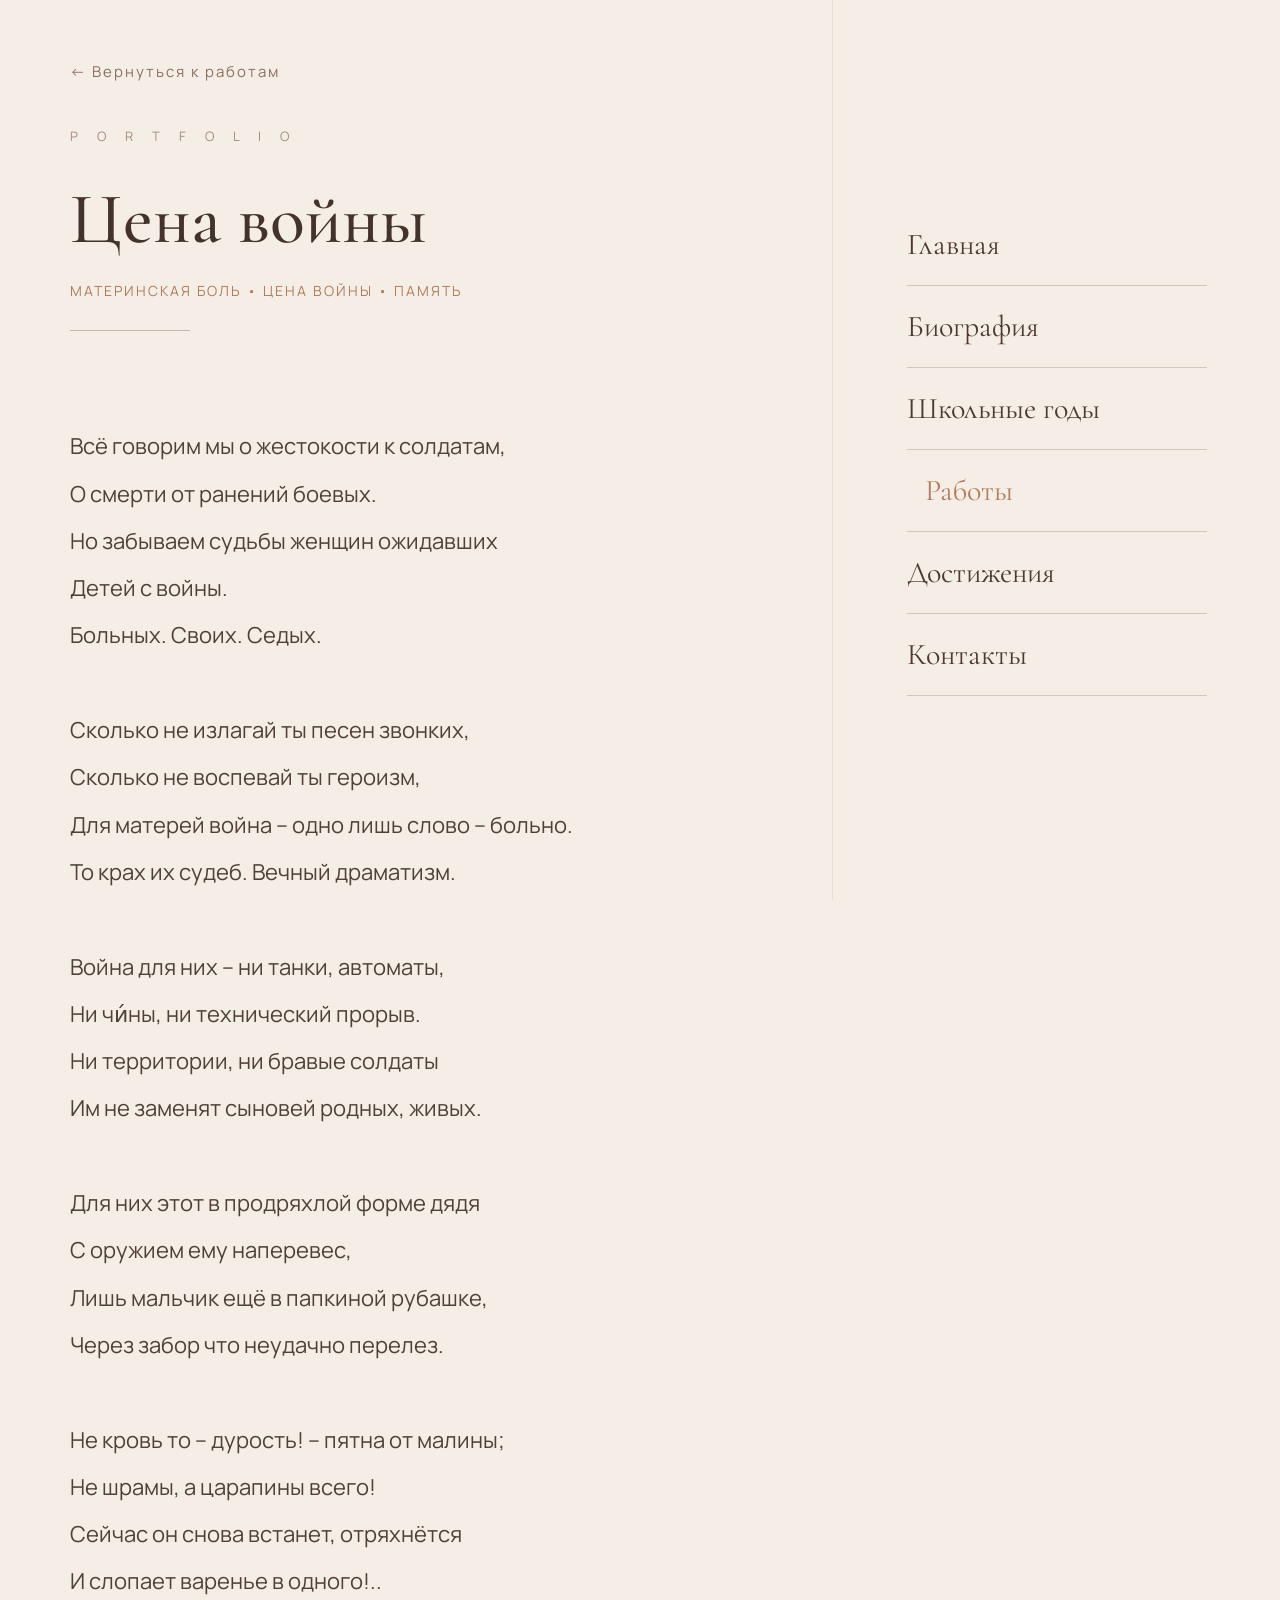
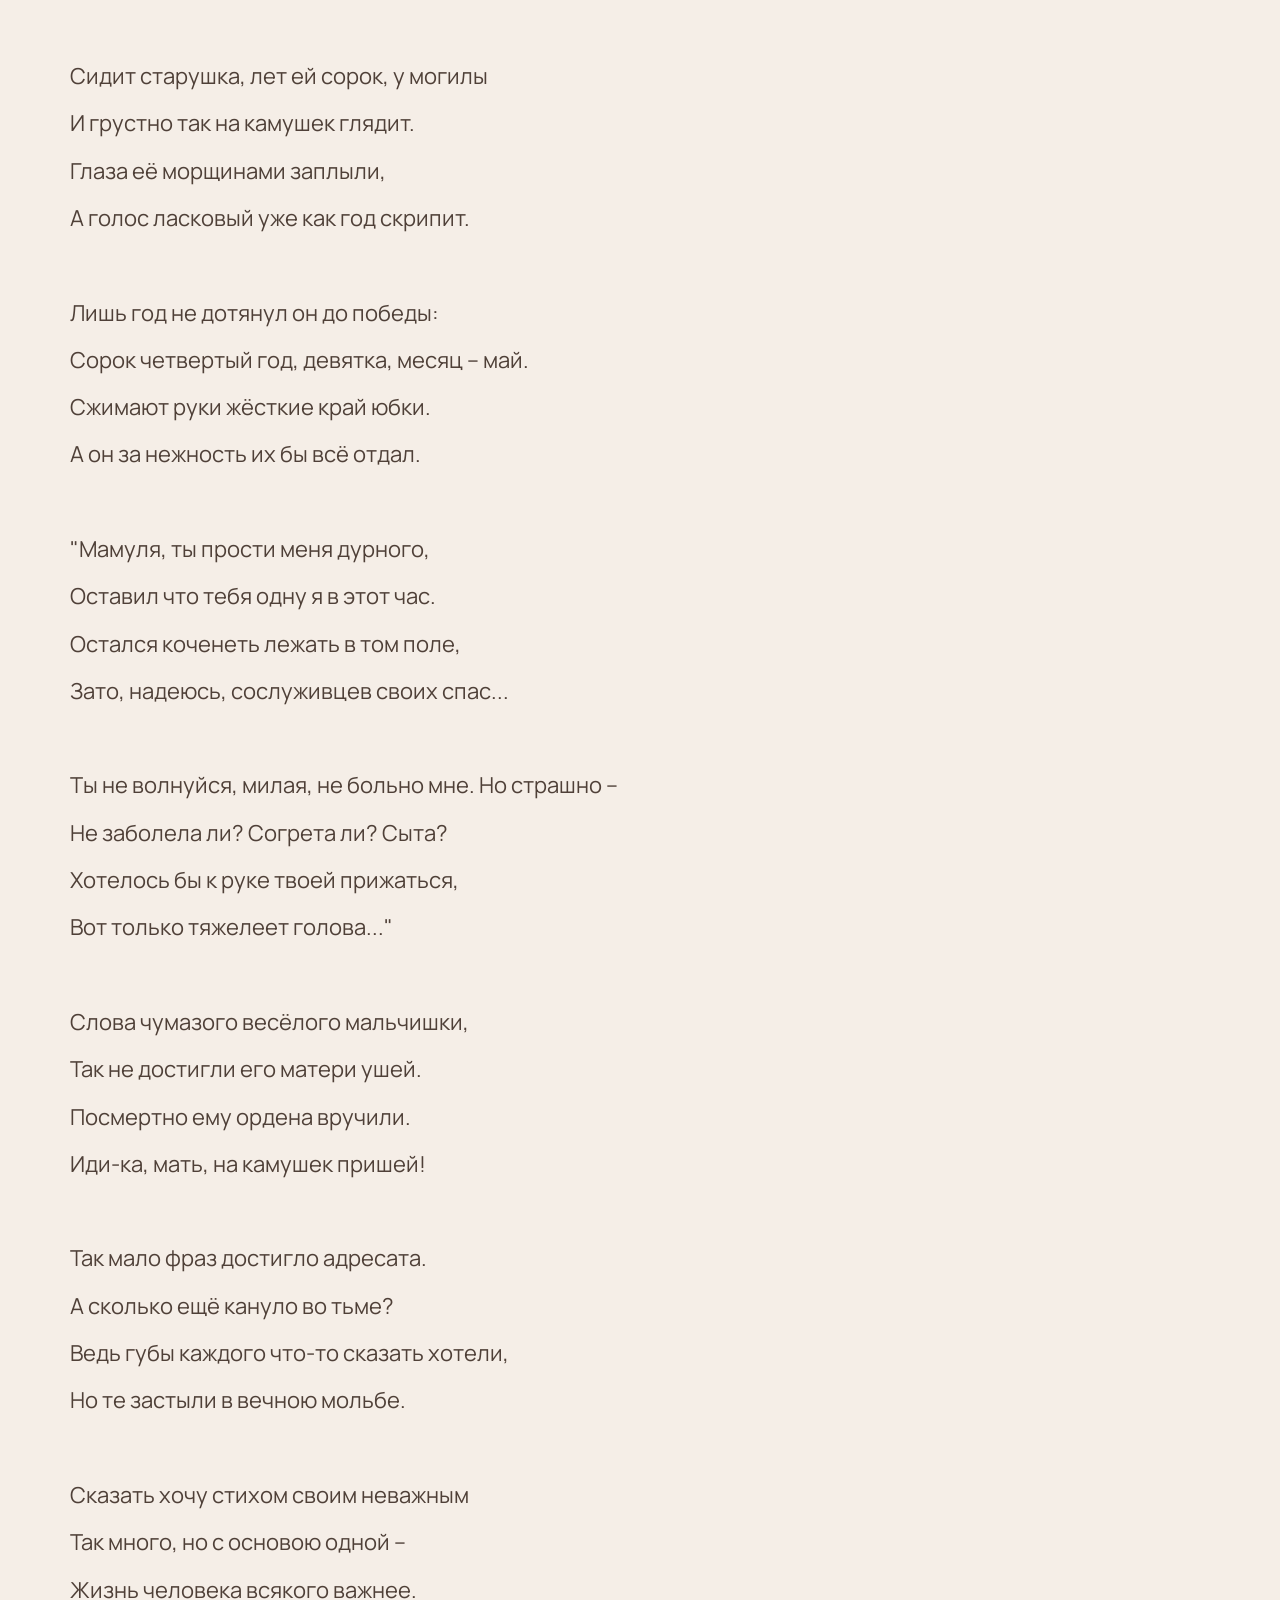
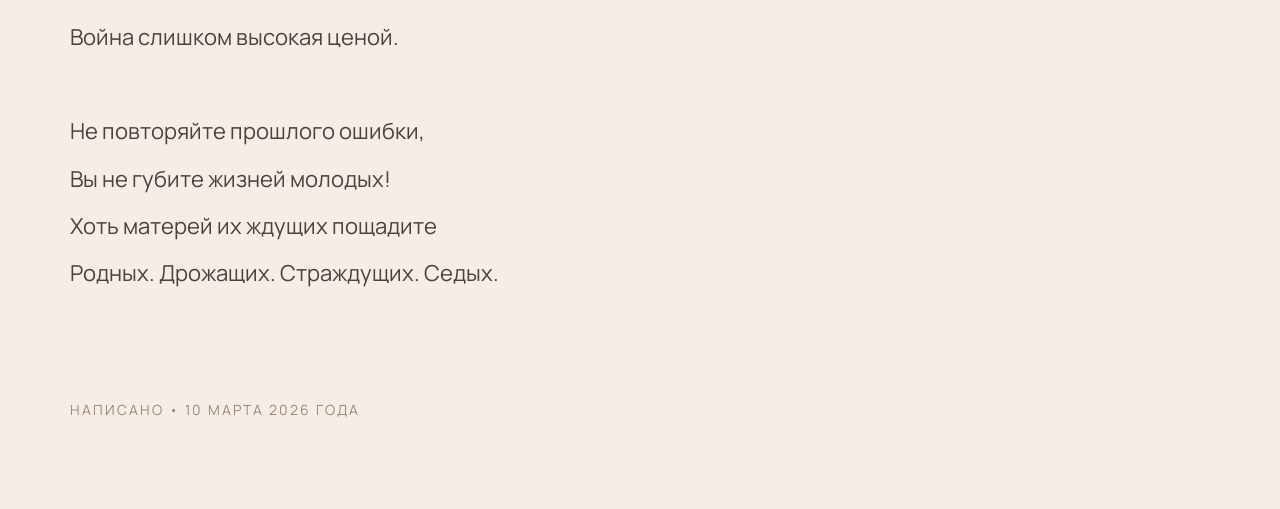
<file: poem3.html>
<!DOCTYPE html>
<html lang="ru">

<head>

    <meta charset="UTF-8">

    <meta name="viewport" content="width=device-width, initial-scale=1.0">

    <title>Цена войны | Каткуте Виктория</title>

    <link rel="preconnect" href="https://fonts.googleapis.com">

    <link rel="preconnect" href="https://fonts.gstatic.com" crossorigin>

    <link href="https://fonts.googleapis.com/css2?family=Cormorant+Garamond:wght@400;500;600&family=Manrope:wght@300;400;500&display=swap" rel="stylesheet">

    <link rel="stylesheet" href="poem.css">

</head>

<body>

<div class="container">

    <section class="content">

        <a href="works.html" class="back">
            ← Вернуться к работам
        </a>

        <p class="portfolio">P O R T F O L I O</p>

        <h1>Цена войны</h1>

        <div class="theme">
            Материнская боль • Цена войны • Память
        </div>

        <div class="line"></div>

        <div class="poem">
Всё говорим мы о жестокости к солдатам,
О смерти от ранений боевых.
Но забываем судьбы женщин ожидавших
Детей с войны.
Больных. Своих. Седых.

Сколько не излагай ты песен звонких,
Сколько не воспевай ты героизм,
Для матерей война – одно лишь слово – больно.
То крах их судеб. Вечный драматизм.

Война для них – ни танки, автоматы,
Ни чи́ны, ни технический прорыв.
Ни территории, ни бравые солдаты
Им не заменят сыновей родных, живых.

Для них этот в продряхлой форме дядя
С оружием ему наперевес,
Лишь мальчик ещё в папкиной рубашке,
Через забор что неудачно перелез.

Не кровь то – дурость! – пятна от малины;
Не шрамы, а царапины всего!
Сейчас он снова встанет, отряхнётся
И слопает варенье в одного!..

Сидит старушка, лет ей сорок, у могилы
И грустно так на камушек глядит.
Глаза её морщинами заплыли,
А голос ласковый уже как год скрипит.

Лишь год не дотянул он до победы:
Сорок четвертый год, девятка, месяц – май.
Сжимают руки жёсткие край юбки.
А он за нежность их бы всё отдал.

"Мамуля, ты прости меня дурного,
Оставил что тебя одну я в этот час.
Остался коченеть лежать в том поле,
Зато, надеюсь, сослуживцев своих спас...

Ты не волнуйся, милая, не больно мне. Но страшно –
Не заболела ли? Согрета ли? Сыта?
Хотелось бы к руке твоей прижаться,
Вот только тяжелеет голова..."

Слова чумазого весёлого мальчишки,
Так не достигли его матери ушей.
Посмертно ему ордена вручили.
Иди-ка, мать, на камушек пришей!

Так мало фраз достигло адресата.
А сколько ещё кануло во тьме?
Ведь губы каждого что-то сказать хотели,
Но те застыли в вечною мольбе.

Сказать хочу стихом своим неважным
Так много, но с основою одной –
Жизнь человека всякого важнее.
Война слишком высокая ценой.

Не повторяйте прошлого ошибки,
Вы не губите жизней молодых!
Хоть матерей их ждущих пощадите
Родных. Дрожащих. Страждущих. Седых.
        </div>

        <div class="date">

            Написано • 10 марта 2026 года

        </div>

    </section>

    <section class="right">

        <nav>

            <a href="index.html">Главная</a>

            <a href="biography.html">Биография</a>

            <a href="school.html">Школьные годы</a>

            <a class="active" href="works.html">Работы</a>

            <a href="achievements.html">Достижения</a>

            <a href="contacts.html">Контакты</a>

        </nav>

    </section>

</div>

</body>

</html>
</file>
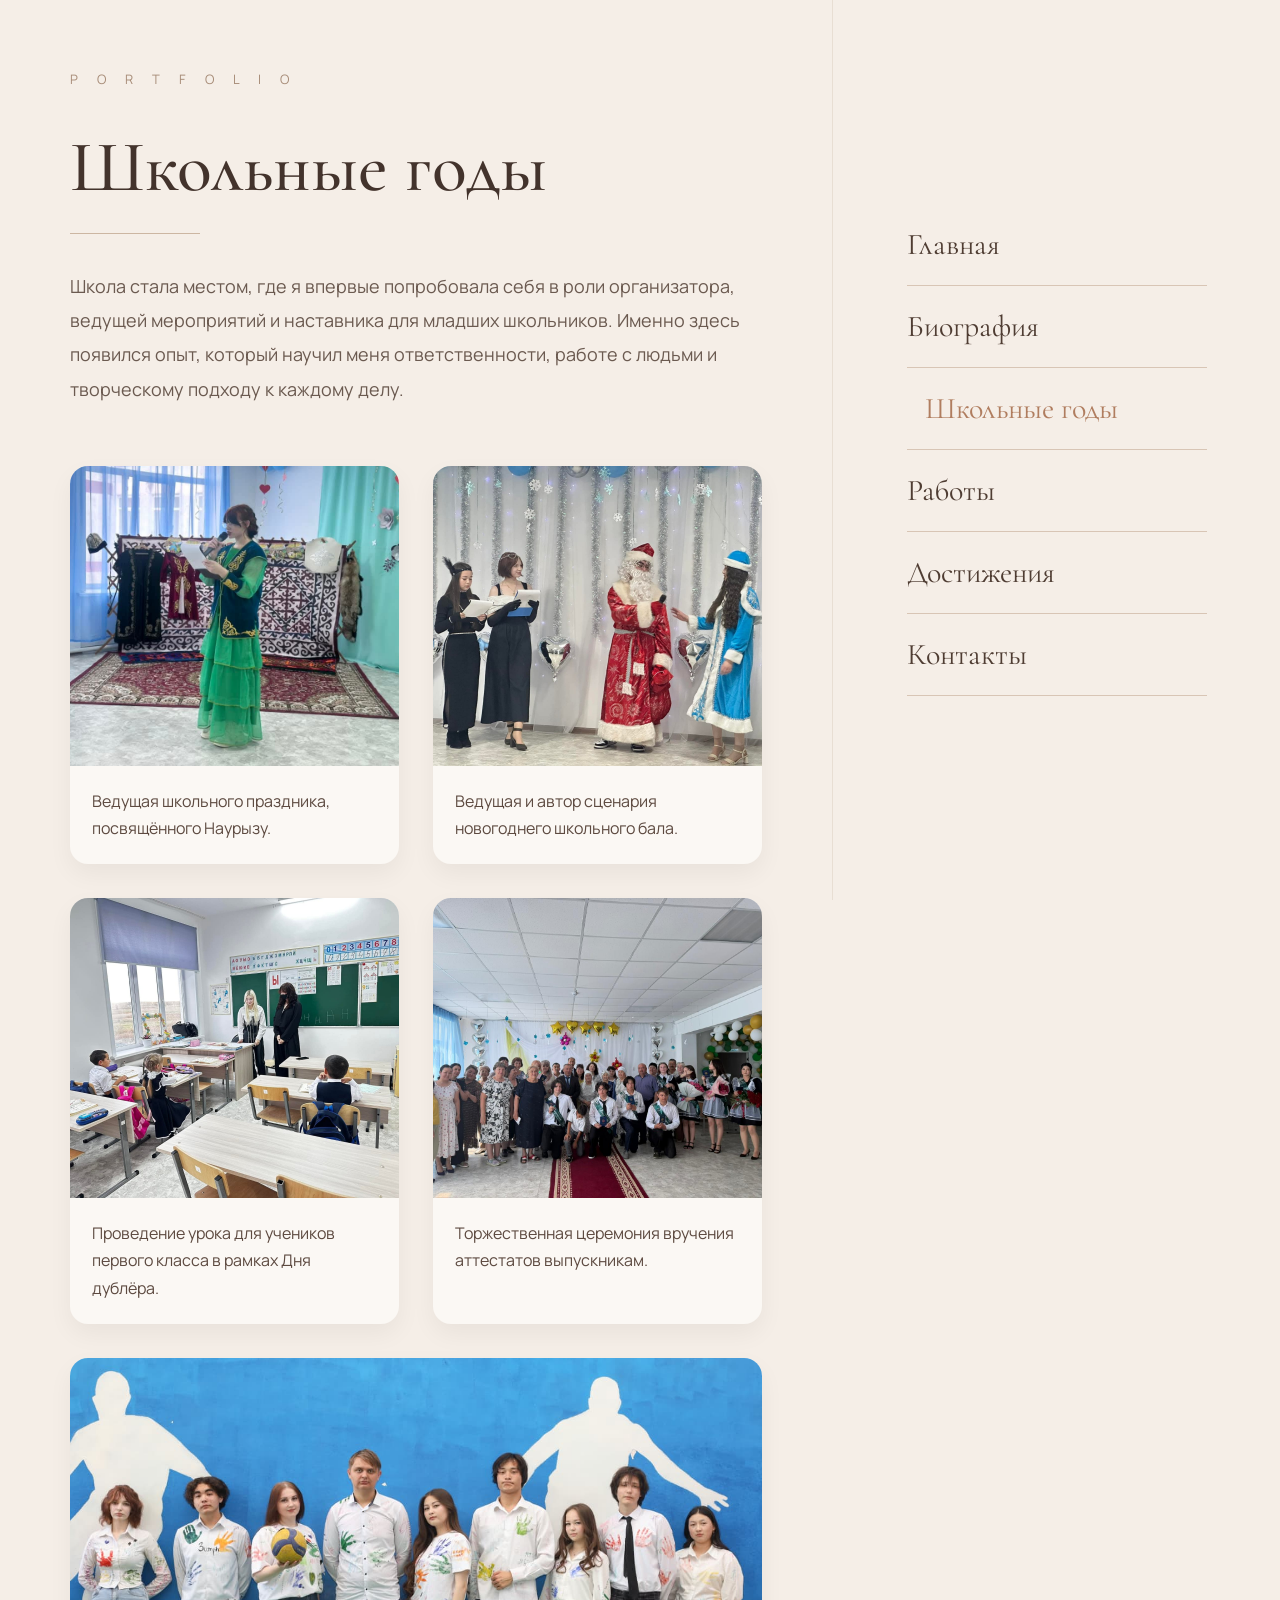
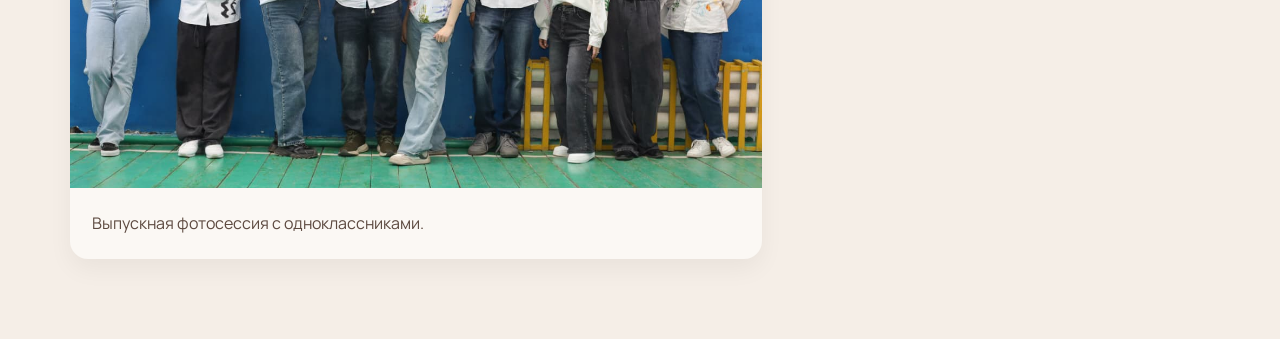
<file: school.html>
<!DOCTYPE html>
<html lang="ru">

<head>

    <meta charset="UTF-8">
    <meta name="viewport" content="width=device-width, initial-scale=1.0">

    <title>Школьные годы | Каткуте Виктория</title>

    <link rel="preconnect" href="https://fonts.googleapis.com">
    <link rel="preconnect" href="https://fonts.gstatic.com" crossorigin>

    <link href="https://fonts.googleapis.com/css2?family=Cormorant+Garamond:wght@400;500;600&family=Manrope:wght@300;400;500&display=swap" rel="stylesheet">

    <link rel="stylesheet" href="school.css">

</head>

<body>

<div class="container">

    <section class="content">

    <p class="portfolio">P O R T F O L I O</p>

    <h1>Школьные годы</h1>

        <div class="line"></div>

        <p class="intro">
            Школа стала местом, где я впервые попробовала себя в роли организатора,
            ведущей мероприятий и наставника для младших школьников.
            Именно здесь появился опыт, который научил меня ответственности,
            работе с людьми и творческому подходу к каждому делу.
        </p>

        <div class="gallery">

            <div class="card">

                <img src="images/sc.2.jpeg" alt="Наурыз">

                <p>
                    Ведущая школьного праздника, посвящённого Наурызу.
                </p>

            </div>

            <div class="card">

                <img src="images/sc.4.jpeg" alt="Новогодний бал">

                <p>
                    Ведущая и автор сценария новогоднего школьного бала.
                </p>

            </div>

            <div class="card">

                <img src="images/sc.5.jpeg" alt="День дублёра">

                <p>
                    Проведение урока для учеников первого класса
                    в рамках Дня дублёра.
                </p>

            </div>

            <div class="card">

                <img src="images/sc.8.jpeg" alt="Выпускной">

                <p>
                    Торжественная церемония вручения аттестатов выпускникам.
                </p>

            </div>

            <div class="card wide">

                <img src="images/sc.1.jpeg" alt="Фотосессия">

                <p>
                    Выпускная фотосессия с одноклассниками.
                </p>

            </div>

        </div>

    </section>

    <section class="right">

        <nav>

            <a href="index.html">Главная</a>

            <a href="biography.html">Биография</a>

            <a class="active" href="school.html">Школьные годы</a>

            <a href="works.html">Работы</a>

            <a href="achievements.html">Достижения</a>

            <a href="contacts.html">Контакты</a>

        </nav>

    </section>

</div>

</body>

</html>
</file>
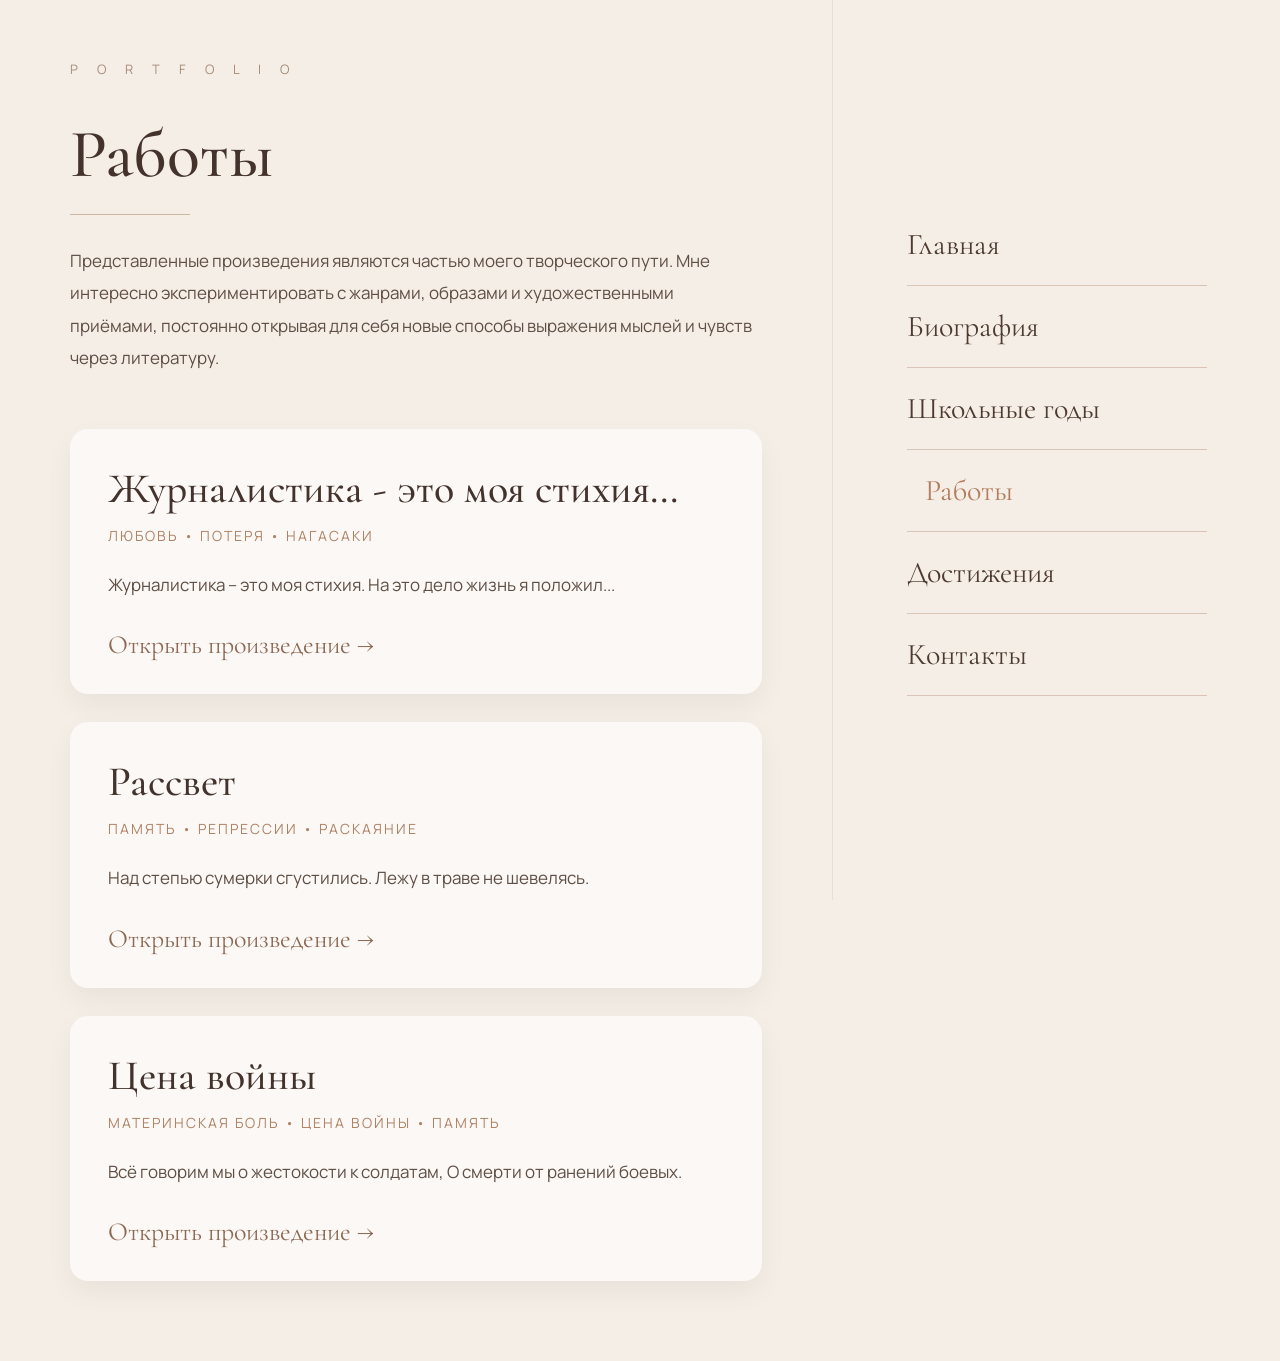
<file: works.html>
<!DOCTYPE html>
<html lang="ru">

<head>

    <meta charset="UTF-8">
    <meta name="viewport" content="width=device-width, initial-scale=1.0">

    <title>Работы | Каткуте Виктория</title>

    <link rel="preconnect" href="https://fonts.googleapis.com">
    <link rel="preconnect" href="https://fonts.gstatic.com" crossorigin>

    <link href="https://fonts.googleapis.com/css2?family=Cormorant+Garamond:wght@400;500;600&family=Manrope:wght@300;400;500&display=swap" rel="stylesheet">

    <link rel="stylesheet" href="works.css">

</head>

<body>

<div class="container">

    <!-- Левая часть -->

    <section class="content">

        <p class="portfolio">P O R T F O L I O</p>

        <h1>Работы</h1>

        <div class="line"></div>

        <p class="intro">

            Представленные произведения являются частью моего
            творческого пути. Мне интересно экспериментировать
            с жанрами, образами и художественными приёмами,
            постоянно открывая для себя новые способы выражения мыслей
            и чувств через литературу.

        </p>

        <div class="works">

            <a href="poem1.html" class="work">

                <h2>Журналистика - это моя стихия...</h2>

                <span>Любовь • Потеря • Нагасаки</span>

                <p>

                    Журналистика – это моя стихия.
                    На это дело жизнь я положил...
                </p>

                <div class="more">

                    Открыть произведение →

                </div>

            </a>

            <a href="poem2.html" class="work">

                <h2>Рассвет</h2>

                <span>Память • Репрессии • Раскаяние</span>

                <p>

                    Над степью сумерки сгустились.
                    Лежу в траве не шевелясь.

                </p>

                <div class="more">

                    Открыть произведение →

                </div>

            </a>

            <a href="poem3.html" class="work">

                <h2>Цена войны</h2>

                <span>Материнская боль • Цена войны • Память</span>

                <p>

                    Всё говорим мы о жестокости к солдатам,
                    О смерти от ранений боевых.

                </p>

                <div class="more">

                    Открыть произведение →

                </div>

            </a>

        </div>

    </section>

    <!-- Правая панель -->

    <section class="right">

        <nav>

            <a href="index.html">Главная</a>

            <a href="biography.html">Биография</a>

            <a href="school.html">Школьные годы</a>

            <a class="active" href="works.html">Работы</a>

            <a href="achievements.html">Достижения</a>

            <a href="contacts.html">Контакты</a>

        </nav>

    </section>

</div>

</body>

</html>
</file>
<file: style.css>
*{
    margin:0;
    padding:0;
    box-sizing:border-box;
}

html{
    scroll-behavior:smooth;
}

body{
    height:100vh;
    overflow:hidden;
    background:#f5eee7;
    font-family:"Manrope",sans-serif;
}

.container{
    width:100%;
    height:100vh;
    display:flex;
}

/* ---------- ЛЕВАЯ ЧАСТЬ ---------- */

.left{
    position:relative;
    width:65%;
    overflow:hidden;
}

.photo{
    width:100%;
    height:100%;

    background:
        linear-gradient(
            to right,
            rgba(245,238,231,0) 52%,
            rgba(245,238,231,.08) 66%,
            rgba(245,238,231,.28) 78%,
            rgba(245,238,231,.62) 90%,
            #f5eee7 100%
        ),
        linear-gradient(
            rgba(255,248,242,.08),
            rgba(255,248,242,.08)
        ),
        url("images/main.png");

    background-size:110%;
    background-position:center;
    background-repeat:no-repeat;

    transition:1s;
}

.left:hover .photo{
    transform:scale(1.03);
}

/* ---------- Затемнение ---------- */

.overlay{
    position:absolute;
    inset:0;

    background:linear-gradient(
        to top,
        rgba(0,0,0,.18),
        transparent 45%
    );
}

/* ---------- ИНФОРМАЦИЯ ---------- */

.info{
    position:absolute;
    left:70px;
    bottom:85px;
    z-index:2;

    animation:fadeUp .9s ease;
}

.subtitle{
    display:block;
    margin-bottom:18px;

    font-size:13px;
    letter-spacing:6px;
    text-transform:uppercase;

    color:#b18c73;
}

.info h1{
    font-family:"Cormorant Garamond",serif;
    font-size:76px;
    font-weight:500;
    line-height:.9;

    color:#40312b;

    text-shadow:0 2px 10px rgba(255,255,255,.35);
}

.info p{
    margin-top:18px;

    font-size:15px;
    letter-spacing:6px;
    text-transform:uppercase;

    color:#8f7362;
}

/* ---------- ПРАВАЯ ЧАСТЬ ---------- */

.right{
    width:35%;

    background:#f5eee7;

    display:flex;
    justify-content:center;
    align-items:center;
}

/* ---------- МЕНЮ ---------- */

nav{
    width:300px;
}

nav a{
    display:block;

    padding:22px 0;

    text-decoration:none;

    border-bottom:1px solid #d8c5b5;

    color:#4f3d33;

    font-family:"Cormorant Garamond",serif;

    font-size:30px;

    transition:.35s;
}

nav a:hover{
    color:#b07d5f;

    padding-left:18px;

    border-color:#b07d5f;
}

/* ---------- АНИМАЦИЯ ---------- */

@keyframes fadeUp{

    from{
        opacity:0;
        transform:translateY(35px);
    }

    to{
        opacity:1;
        transform:translateY(0);
    }

}

/* ================= МОБИЛЬНАЯ ВЕРСИЯ ================= */

@media (max-width:900px){

    body{
        height:auto;
        overflow:auto;
    }

    .container{
        flex-direction:column;
        height:auto;
    }

    .left,
    .right{
        width:100%;
    }

    .left{
        height:65vh;
        min-height:420px;
    }

    .photo{
        height:100%;
        background-size:cover;
        background-position:center 20%;
    }

    .info{
        left:30px;
        bottom:30px;
    }

    .info h1{
        font-size:48px;
    }

    .info p{
        font-size:15px;
        letter-spacing:4px;
    }

    .right{
        height:auto;

        padding:40px 30px 60px;

        justify-content:flex-start;
        align-items:flex-start;
    }

    nav{
        width:100%;
    }

    nav a{
        width:100%;
        font-size:28px;
    }

}
</file>
<file: achievements.css>
*{
    margin:0;
    padding:0;
    box-sizing:border-box;
}

html{
    scroll-behavior:smooth;
}

body{

    background:#f5eee7;
    font-family:"Manrope",sans-serif;

}

.container{

    display:flex;
    min-height:100vh;

}

/* ---------------- ЛЕВАЯ ЧАСТЬ ---------------- */

.content{

    width:65%;
    padding:60px 70px 80px;

}

/* PORTFOLIO */

.portfolio{

    font-size:13px;
    letter-spacing:8px;
    text-transform:uppercase;
    color:#a78c78;
    margin-bottom:35px;

}

/* Заголовок */

h1{

    font-family:"Cormorant Garamond",serif;
    font-size:68px;
    font-weight:500;
    color:#43332c;

}

.line{

    width:120px;
    height:1px;
    background:#ccb7a3;
    margin:18px 0 30px;

}

.intro{

    max-width:760px;

    font-size:17px;
    line-height:1.9;

    color:#5f4f45;

    margin-bottom:55px;

}

/* ---------------- ГАЛЕРЕЯ ---------------- */

.gallery{

    display:grid;

    grid-template-columns:repeat(2,1fr);

    gap:35px;

}

/* Карточки */

.card{

    background:#fbf8f5;

    border-radius:18px;

    overflow:hidden;

    box-shadow:0 10px 25px rgba(0,0,0,.05);

    transition:.35s;

}

.card:hover{

    transform:translateY(-8px);

    box-shadow:0 18px 40px rgba(0,0,0,.08);

}

.card img{

    width:100%;
    height:330px;

    object-fit:cover;

    display:block;

    transition:.45s;

}

.card:hover img{

    transform:scale(1.03);

}

/* Большая карточка */

.large{

    grid-column:1/3;

}

.large img{

    height:470px;

}

/* Подпись только у первой фотографии */

.caption{

    padding:18px 22px 22px;

    font-size:15px;

    line-height:1.6;

    color:#6d5a4f;

    text-align:center;

}

/* ---------------- ПРАВАЯ ПАНЕЛЬ ---------------- */

.right{

    width:35%;

    display:flex;

    justify-content:center;

    align-items:center;

    background:#f5eee7;

    position:sticky;

    top:0;

    height:100vh;

    border-left:1px solid rgba(190,170,150,.25);

}

/* ---------------- МЕНЮ ---------------- */

nav{

    width:300px;

}

nav a{

    display:block;

    padding:22px 0;

    border-bottom:1px solid #d8c5b5;

    text-decoration:none;

    font-family:"Cormorant Garamond",serif;

    font-size:30px;

    color:#4d3b31;

    transition:.35s;

}

nav a:hover{

    color:#b47d5d;

    padding-left:18px;

}

nav a.active{

    color:#b47d5d;

    padding-left:18px;

}

/* ---------------- АДАПТАЦИЯ ---------------- */

@media(max-width:1200px){

.container{

    flex-direction:column;

}

.content{

    width:100%;
    padding:40px;

}

.right{

    width:100%;
    position:relative;
    height:auto;
    padding:50px 0;

}

.gallery{

    grid-template-columns:1fr;

}

.large{

    grid-column:auto;

}

.large img{

    height:330px;

}

}
</file>
<file: biography.css>
*{
    margin:0;
    padding:0;
    box-sizing:border-box;
}

html{
    scroll-behavior:smooth;
}

body{

    background:#f5eee7;

    font-family:"Manrope",sans-serif;

}

.container{

    display:flex;

    min-height:100vh;

}

/* ---------------- ЛЕВАЯ ЧАСТЬ ---------------- */

.content{

    width:65%;

    padding:60px 70px 80px;

}

/* PORTFOLIO */

.portfolio{

    font-size:13px;

    letter-spacing:8px;

    text-transform:uppercase;

    color:#a78c78;

    margin-bottom:45px;

}

/* ---------------- БИО ---------------- */

.bio{

    display:flex;

    gap:55px;

    align-items:flex-start;

}

/* Фото */

.photo{

    width:360px;

    flex-shrink:0;

}

.photo img{

    width:100%;

    height:520px;

    object-fit:cover;

    border-radius:18px;

    box-shadow:0 18px 40px rgba(0,0,0,.08);

    transition:.45s;

}

.photo img:hover{

    transform:scale(1.02);

}

/* ---------------- ТЕКСТ ---------------- */

.text{

    flex:1;

}

h1{

    font-family:"Cormorant Garamond",serif;

    font-size:68px;

    font-weight:500;

    color:#43332c;

}

.line{

    width:120px;

    height:1px;

    background:#ccb7a3;

    margin:18px 0 35px;

}

.text p{

    font-size:17px;

    line-height:1.95;

    color:#5f4f45;

    margin-bottom:25px;

}

.text strong{

    color:#43332c;

}

/* ---------------- О СЕБЕ ---------------- */

.about{

    margin-top:70px;

}

.about h2{

    font-family:"Cormorant Garamond",serif;

    font-size:42px;

    font-weight:500;

    color:#43332c;

}

.small{

    width:90px;

    margin:15px 0 28px;

}

.about ul{

    list-style:none;

}

.about li{

    position:relative;

    padding-left:26px;

    margin-bottom:18px;

    font-size:17px;

    line-height:1.8;

    color:#5f4f45;

}

.about li::before{

    content:"✦";

    position:absolute;

    left:0;

    color:#b88a69;

}

/* ---------------- ЦИТАТА ---------------- */

blockquote{

    margin-top:65px;

    padding:35px;

    border-left:3px solid #c7aa92;

    background:#fbf8f5;

    font-family:"Cormorant Garamond",serif;

    font-size:31px;

    line-height:1.6;

    color:#70594b;

    font-style:italic;

}

/* ---------------- ПРАВАЯ ПАНЕЛЬ ---------------- */

.right{

    width:35%;

    display:flex;

    justify-content:center;

    align-items:center;

    background:#f5eee7;

    position:sticky;

    top:0;

    height:100vh;

    border-left:1px solid rgba(190,170,150,.25);

}

/* ---------------- МЕНЮ ---------------- */

nav{

    width:300px;

}

nav a{

    display:block;

    padding:22px 0;

    border-bottom:1px solid #d8c5b5;

    text-decoration:none;

    font-family:"Cormorant Garamond",serif;

    font-size:30px;

    color:#4d3b31;

    transition:.35s;

}

nav a:hover{

    color:#b47d5d;

    padding-left:18px;

}

nav a.active{

    color:#b47d5d;

    padding-left:18px;

}

/* ---------------- АДАПТАЦИЯ ---------------- */

@media(max-width:1200px){

.container{

    flex-direction:column;

}

.content{

    width:100%;

    padding:40px;

}

.bio{

    flex-direction:column;

}

.photo{

    width:100%;

}

.photo img{

    height:auto;

}

.right{

    width:100%;

    position:relative;

    height:auto;

    padding:50px 0;

}

}
</file>
<file: contacts.css>
*{
margin:0;
padding:0;
box-sizing:border-box;
}

body{https://github.com/fluorine617/portfolio/edit/main/contacts.css

background:#f5eee7;

font-family:"Manrope",sans-serif;

height:100vh;

}

.container{

display:flex;

height:100vh;

}

.content{

width:65%;

display:flex;

flex-direction:column;

justify-content:center;

padding:90px;

}

h1{

font-family:"Cormorant Garamond",serif;

font-size:72px;

font-weight:500;

color:#46352d;

}

.line{

margin:25px 0 50px;

width:140px;

height:1px;

background:#cdb7a4;

}

.contact{

margin-bottom:32px;

display:flex;

flex-direction:column;

gap:10px;

}

.contact span{

letter-spacing:3px;

text-transform:uppercase;

font-size:13px;

color:#a6856f;

}

.contact a{

text-decoration:none;

font-size:22px;

color:#503e34;

transition:.3s;

}

.contact a:hover{

color:#b47d5d;

padding-left:10px;

}

.right{

width:35%;

display:flex;

justify-content:center;

align-items:center;

background:#f5eee7;

}

nav{

width:300px;

}

nav a{

display:block;

padding:22px 0;

border-bottom:1px solid #d8c5b5;

text-decoration:none;

font-family:"Cormorant Garamond",serif;

font-size:30px;

color:#4d3b31;

transition:.3s;

}

nav a:hover{

padding-left:18px;

color:#b47d5d;

}

.active{

color:#b47d5d;

padding-left:18px;

}
@media (max-width:900px){

    .container{

        flex-direction:column;

    }

    .content{

        width:100%;
        padding:35px 30px;

    }

    .right{

        width:100%;
        height:auto;
        position:relative;
        padding:40px 30px 60px;

    }

    nav{

        width:100%;

    }

}
</file>
<file: poem.css>
*{
    margin:0;
    padding:0;
    box-sizing:border-box;
}

html{
    scroll-behavior:smooth;
}

body{

    background:#f5eee7;
    font-family:"Manrope",sans-serif;
    color:#4f4038;

}

.container{

    display:flex;
    min-height:100vh;

}

/* ---------- ЛЕВАЯ ЧАСТЬ ---------- */

.content{

    width:65%;
    padding:60px 70px 90px;

}

/* Назад */

.back{

    display:inline-block;

    margin-bottom:45px;

    text-decoration:none;

    font-size:15px;

    letter-spacing:2px;

    color:#8d715f;

    transition:.3s;

}

.back:hover{

    color:#b07d5d;
    padding-left:8px;

}

/* PORTFOLIO */

.portfolio{

    font-size:13px;

    letter-spacing:8px;

    text-transform:uppercase;

    color:#a78c78;

    margin-bottom:30px;

}

/* Заголовок */

h1{

    font-family:"Cormorant Garamond",serif;

    font-size:72px;

    font-weight:500;

    color:#43332c;

}

/* Тематика */

.theme{

    margin-top:18px;

    color:#b07d5d;

    font-size:14px;

    letter-spacing:2px;

    text-transform:uppercase;

}

/* Линия */

.line{

    width:120px;

    height:1px;

    background:#ccb7a3;

    margin:30px 0 45px;

}

/* ---------- ТЕКСТ ---------- */

.poem{

    max-width:760px;

    white-space:pre-wrap;

    font-size:22px;

    line-height:2.15;

    color:#4f4038;

}

/* Буквица */

.poem::first-letter{

    float:left;

    font-family:"Cormorant Garamond",serif;

    font-size:82px;

    line-height:.8;

    padding-right:10px;

    color:#7f5b48;

}

/* Дата */

.date{

    margin-top:55px;

    font-size:14px;

    letter-spacing:2px;

    color:#9d8778;

    text-transform:uppercase;

}

/* ---------- ПРАВАЯ ПАНЕЛЬ ---------- */

.right{

    width:35%;

    background:#f5eee7;

    display:flex;

    justify-content:center;

    align-items:center;

    position:sticky;

    top:0;

    height:100vh;

    border-left:1px solid rgba(190,170,150,.25);

}

/* Меню */

nav{

    width:300px;

}

nav a{

    display:block;

    padding:22px 0;

    border-bottom:1px solid #d8c5b5;

    text-decoration:none;

    font-family:"Cormorant Garamond",serif;

    font-size:30px;

    color:#4d3b31;

    transition:.35s;

}

nav a:hover{

    color:#b47d5d;

    padding-left:18px;

}

nav a.active{

    color:#b47d5d;

    padding-left:18px;

}

/* ---------- АДАПТАЦИЯ ---------- */

@media(max-width:1200px){

.container{

    flex-direction:column;

}

.content{

    width:100%;
    padding:40px;

}

.right{

    width:100%;
    position:relative;
    height:auto;
    padding:50px 0;

}

.poem{

    font-size:19px;

}

h1{

    font-size:52px;

}

}
</file>
<file: school.css>
*{
    margin:0;
    padding:0;
    box-sizing:border-box;
}

html{
    scroll-behavior:smooth;
}

body{

    background:#f5eee7;

    font-family:"Manrope",sans-serif;

}

.container{

    display:flex;

    min-height:100vh;

}

/* ---------------- ЛЕВАЯ ЧАСТЬ ---------------- */

.content{

    width:65%;

    padding:70px 70px 80px;

}
/* ---------------- PORTFOLIO ---------------- */

.portfolio{

    font-size:13px;

    letter-spacing:8px;

    text-transform:uppercase;

    color:#a78c78;

    margin-bottom:35px;

}

h1{

    font-family:"Cormorant Garamond",serif;

    font-size:72px;

    font-weight:500;

    color:#43332c;

}

.line{

    width:130px;

    height:1px;

    background:#ccb6a2;

    margin:22px 0 35px;

}

.intro{

    max-width:760px;

    font-size:18px;

    line-height:1.9;

    color:#6b5a50;

    margin-bottom:60px;

}

/* ---------------- ГАЛЕРЕЯ ---------------- */

.gallery{

    display:grid;

    grid-template-columns:repeat(2,1fr);

    gap:34px;

}

.card{

    background:#fbf8f4;

    border-radius:18px;

    overflow:hidden;

    box-shadow:0 10px 25px rgba(0,0,0,.05);

    transition:.35s;

}

.card:hover{

    transform:translateY(-8px);

    box-shadow:0 18px 35px rgba(0,0,0,.08);

}

.card img{

    width:100%;

    height:300px;

    object-fit:cover;

    display:block;

    transition:.4s;

}

.card:hover img{

    transform:scale(1.04);

}

.card p{

    padding:22px;

    font-size:16px;

    line-height:1.7;

    color:#5d4a40;

}

/* ---------- Большая карточка ---------- */

.wide{

    grid-column:1/3;

}

.wide img{

    height:430px;

}

/* ---------------- ПРАВАЯ ПАНЕЛЬ ---------------- */

.right{

    width:35%;

    display:flex;

    justify-content:center;

    align-items:center;

    background:#f5eee7;

    position:sticky;

    top:0;

    height:100vh;

    border-left:1px solid rgba(190,170,150,.25);

}

/* ---------------- МЕНЮ ---------------- */

nav{

    width:300px;

}

nav a{

    display:block;

    padding:22px 0;

    text-decoration:none;

    border-bottom:1px solid #d8c5b5;

    font-family:"Cormorant Garamond",serif;

    font-size:30px;

    color:#4f3d33;

    transition:.35s;

}

nav a:hover{

    color:#b07d5f;

    padding-left:18px;

}

nav a.active{

    color:#b07d5f;

    padding-left:18px;

}

/* ---------------- АДАПТАЦИЯ ---------------- */

@media(max-width:1100px){

.container{

    flex-direction:column;

}

.content{

    width:100%;

    padding:40px;

}

.right{

    width:100%;

    position:relative;

    height:auto;

    padding:50px 0;

}

.gallery{

    grid-template-columns:1fr;

}

.wide{

    grid-column:auto;

}

.wide img{

    height:300px;

}

}
</file>
<file: works.css>
*{
    margin:0;
    padding:0;
    box-sizing:border-box;
}

html{
    scroll-behavior:smooth;
}

body{

    background:#f5eee7;
    font-family:"Manrope",sans-serif;

}

.container{

    display:flex;
    min-height:100vh;

}

/* ---------------- ЛЕВАЯ ЧАСТЬ ---------------- */

.content{

    width:65%;
    padding:60px 70px 80px;

}

/* PORTFOLIO */

.portfolio{

    font-size:13px;
    letter-spacing:8px;
    text-transform:uppercase;
    color:#a78c78;
    margin-bottom:35px;

}

/* Заголовок */

h1{

    font-family:"Cormorant Garamond",serif;
    font-size:68px;
    font-weight:500;
    color:#43332c;

}

.line{

    width:120px;
    height:1px;
    background:#ccb7a3;
    margin:18px 0 30px;

}

/* Описание */

.intro{

    max-width:760px;
    font-size:17px;
    line-height:1.9;
    color:#5f4f45;
    margin-bottom:55px;

}

/* ---------------- КАРТОЧКИ ---------------- */

.works{

    display:flex;
    flex-direction:column;
    gap:28px;

}

.work{

    display:block;

    background:#fbf8f5;

    border-radius:18px;

    padding:34px 38px;

    text-decoration:none;

    color:inherit;

    box-shadow:0 12px 28px rgba(0,0,0,.05);

    transition:.35s;

}

.work:hover{

    transform:translateY(-8px);

    box-shadow:0 18px 42px rgba(0,0,0,.08);

}

/* Название */

.work h2{

    font-family:"Cormorant Garamond",serif;

    font-size:42px;

    font-weight:500;

    color:#43332c;

    margin-bottom:10px;

}

/* Темы */

.work span{

    display:inline-block;

    margin-bottom:24px;

    font-size:14px;

    letter-spacing:2px;

    text-transform:uppercase;

    color:#b08366;

}

/* Отрывок */

.work p{

    font-size:17px;

    line-height:1.9;

    color:#5f4f45;

}

/* Кнопка */

.more{

    margin-top:28px;

    font-family:"Cormorant Garamond",serif;

    font-size:26px;

    color:#8d6954;

    transition:.3s;

}

.work:hover .more{

    padding-left:12px;

}

/* ---------------- ПРАВАЯ ПАНЕЛЬ ---------------- */

.right{

    width:35%;

    display:flex;

    justify-content:center;

    align-items:center;

    background:#f5eee7;

    position:sticky;

    top:0;

    height:100vh;

    border-left:1px solid rgba(190,170,150,.25);

}

/* ---------------- МЕНЮ ---------------- */

nav{

    width:300px;

}

nav a{

    display:block;

    padding:22px 0;

    text-decoration:none;

    border-bottom:1px solid #d8c5b5;

    font-family:"Cormorant Garamond",serif;

    font-size:30px;

    color:#4d3b31;

    transition:.35s;

}

nav a:hover{

    color:#b47d5d;

    padding-left:18px;

}

nav a.active{

    color:#b47d5d;

    padding-left:18px;

}

/* ---------------- АДАПТАЦИЯ ---------------- */

@media(max-width:1200px){

.container{

    flex-direction:column;

}

.content{

    width:100%;
    padding:40px;

}

.right{

    width:100%;
    height:auto;
    position:relative;
    padding:50px 0;

}

.work{

    padding:28px;

}

.work h2{

    font-size:34px;

}

}
</file>
